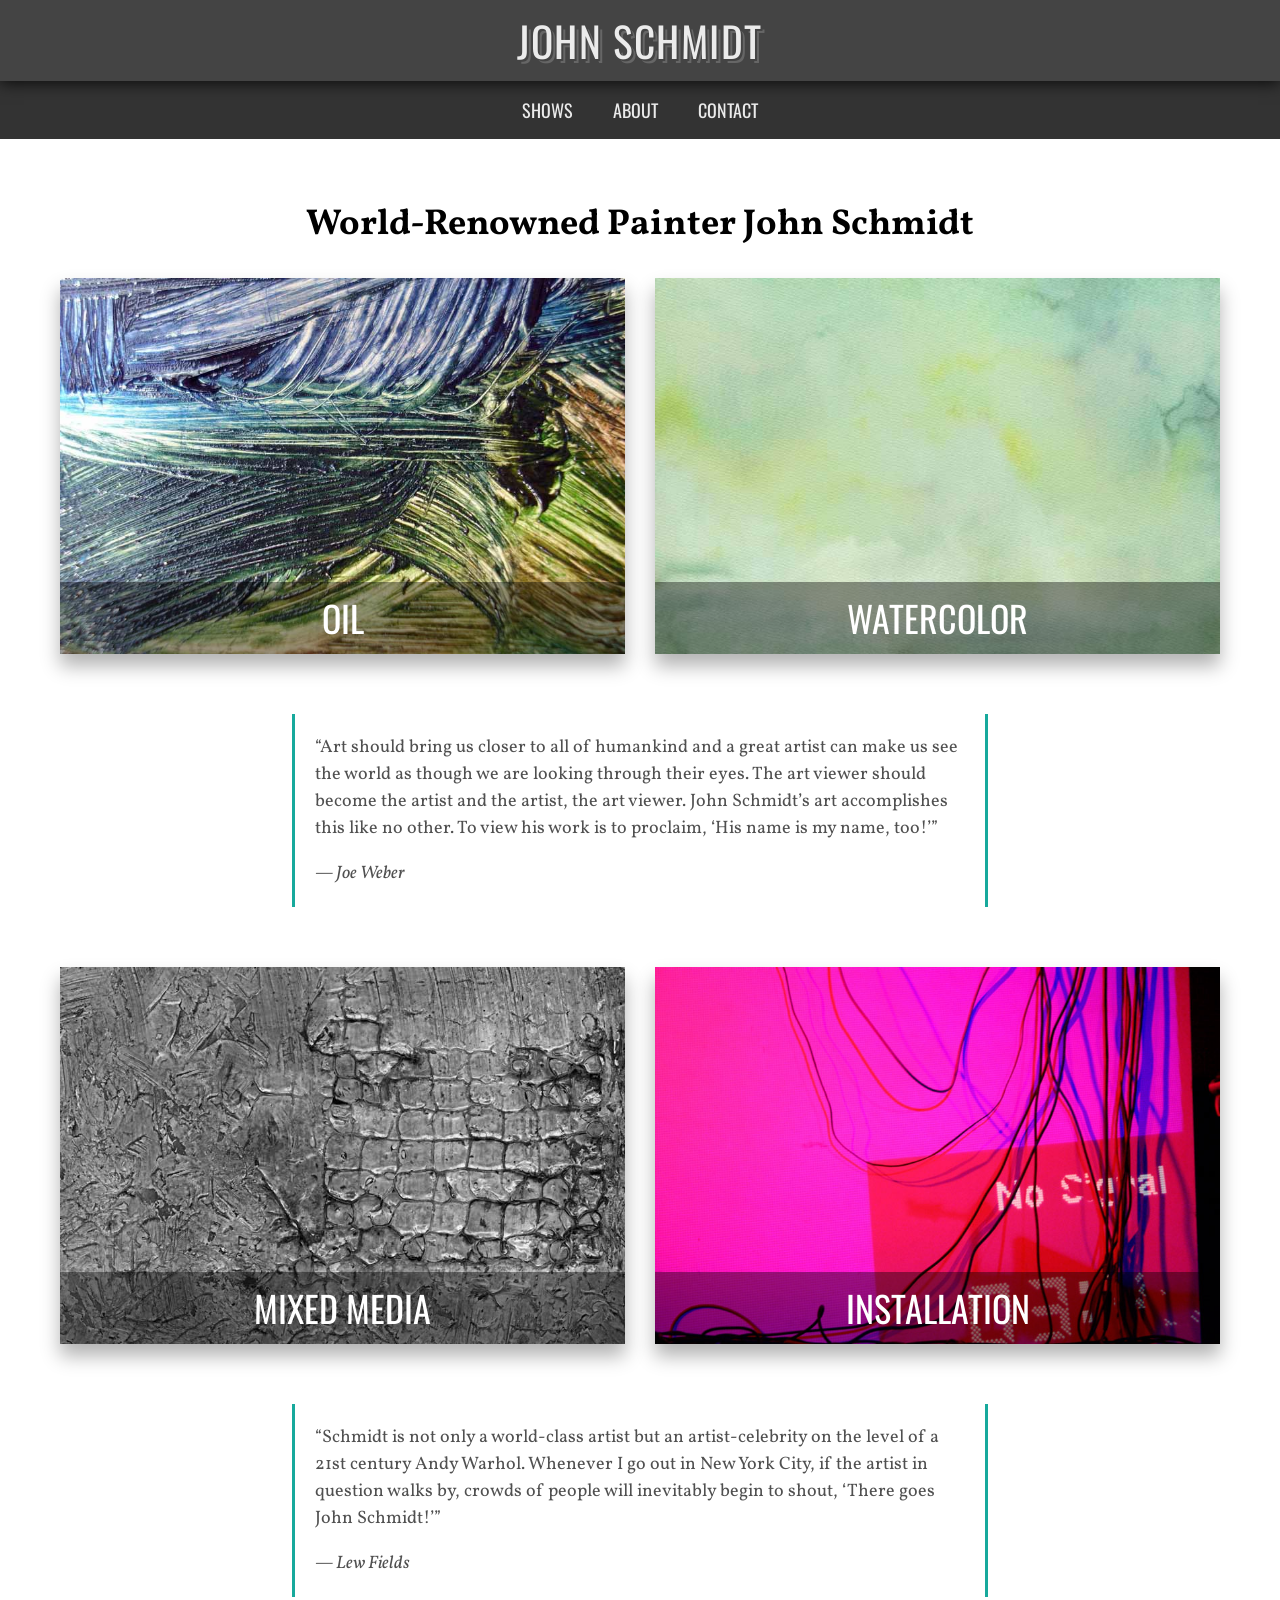
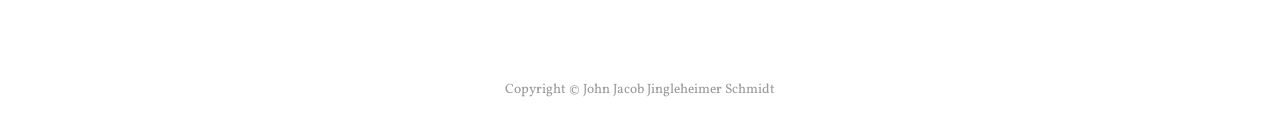
<file: Advanced HTML & CSS/Advanced-HTML-CSS-Class-WacineV_Oct'24/Artist Website Ready for Transforms/index.html>
<!DOCTYPE html>
<html lang="en">
<head>
	<meta charset="UTF-8">
	<meta name="viewport" content="width=device-width, initial-scale=1.0">
	<title>John Schmidt | World-Renowned Painter</title>
	<link rel="preconnect" href="https://fonts.googleapis.com">
	<link rel="preconnect" href="https://fonts.gstatic.com" crossorigin>
	<link href="https://fonts.googleapis.com/css2?family=Oswald:wght@200..700&family=Vollkorn:ital,wght@0,400..900;1,400..900&display=auto" rel="stylesheet">
	<link rel="stylesheet" href="css/main.css">
</head>
<body>
	<header>
		<div class="logo-wrapper"><a href="index.html">John Schmidt</a></div>
		<nav>
			<ul>
				<li><a href="#">Shows</a></li>
				<li><a href="#">About</a></li>
				<li><a href="#">Contact</a></li>
			</ul>
		</nav>
	</header>

	<main>
		<h1>World-Renowned Painter John Schmidt</h1>

		<div class="category">
			<a href="#">
				<img src="img/oil.jpg" alt="">
				<div class="description">Oil</div>
			</a>
			<a href="#">
				<img src="img/watercolor.jpg" alt="">
				<div class="description">Watercolor</div>
			</a>
		</div>

		<blockquote>
			<p>“Art should bring us closer to all of humankind and a great artist can make us see the world as though we are looking through their eyes. The art viewer should become the artist and the artist, the art viewer. John Schmidt’s art accomplishes this like no other. To view his work is to proclaim, ‘His name is my name, too!’”</p>
			<cite>— Joe Weber</cite>
		</blockquote>

		<div class="category">
			<a href="#">
				<img src="img/mixed-media.jpg" alt="">
				<div class="description">Mixed Media</div>
			</a>
			<a href="#">
				<img src="img/installation.jpg" alt="">
				<div class="description">Installation</div>
			</a>
		</div>

		<blockquote>
			<p>“Schmidt is not only a world-class artist but an artist-celebrity on the level of a 21st century Andy Warhol. Whenever I go out in New York City, if the artist in question walks by, crowds of people will inevitably begin to shout, ‘There goes John Schmidt!’”</p>
			<cite>— Lew Fields</cite>
		</blockquote>
	</main>

	<footer>
		<p>Copyright © John Jacob Jingleheimer Schmidt</p>
	</footer>
</body>
</html>
</file>
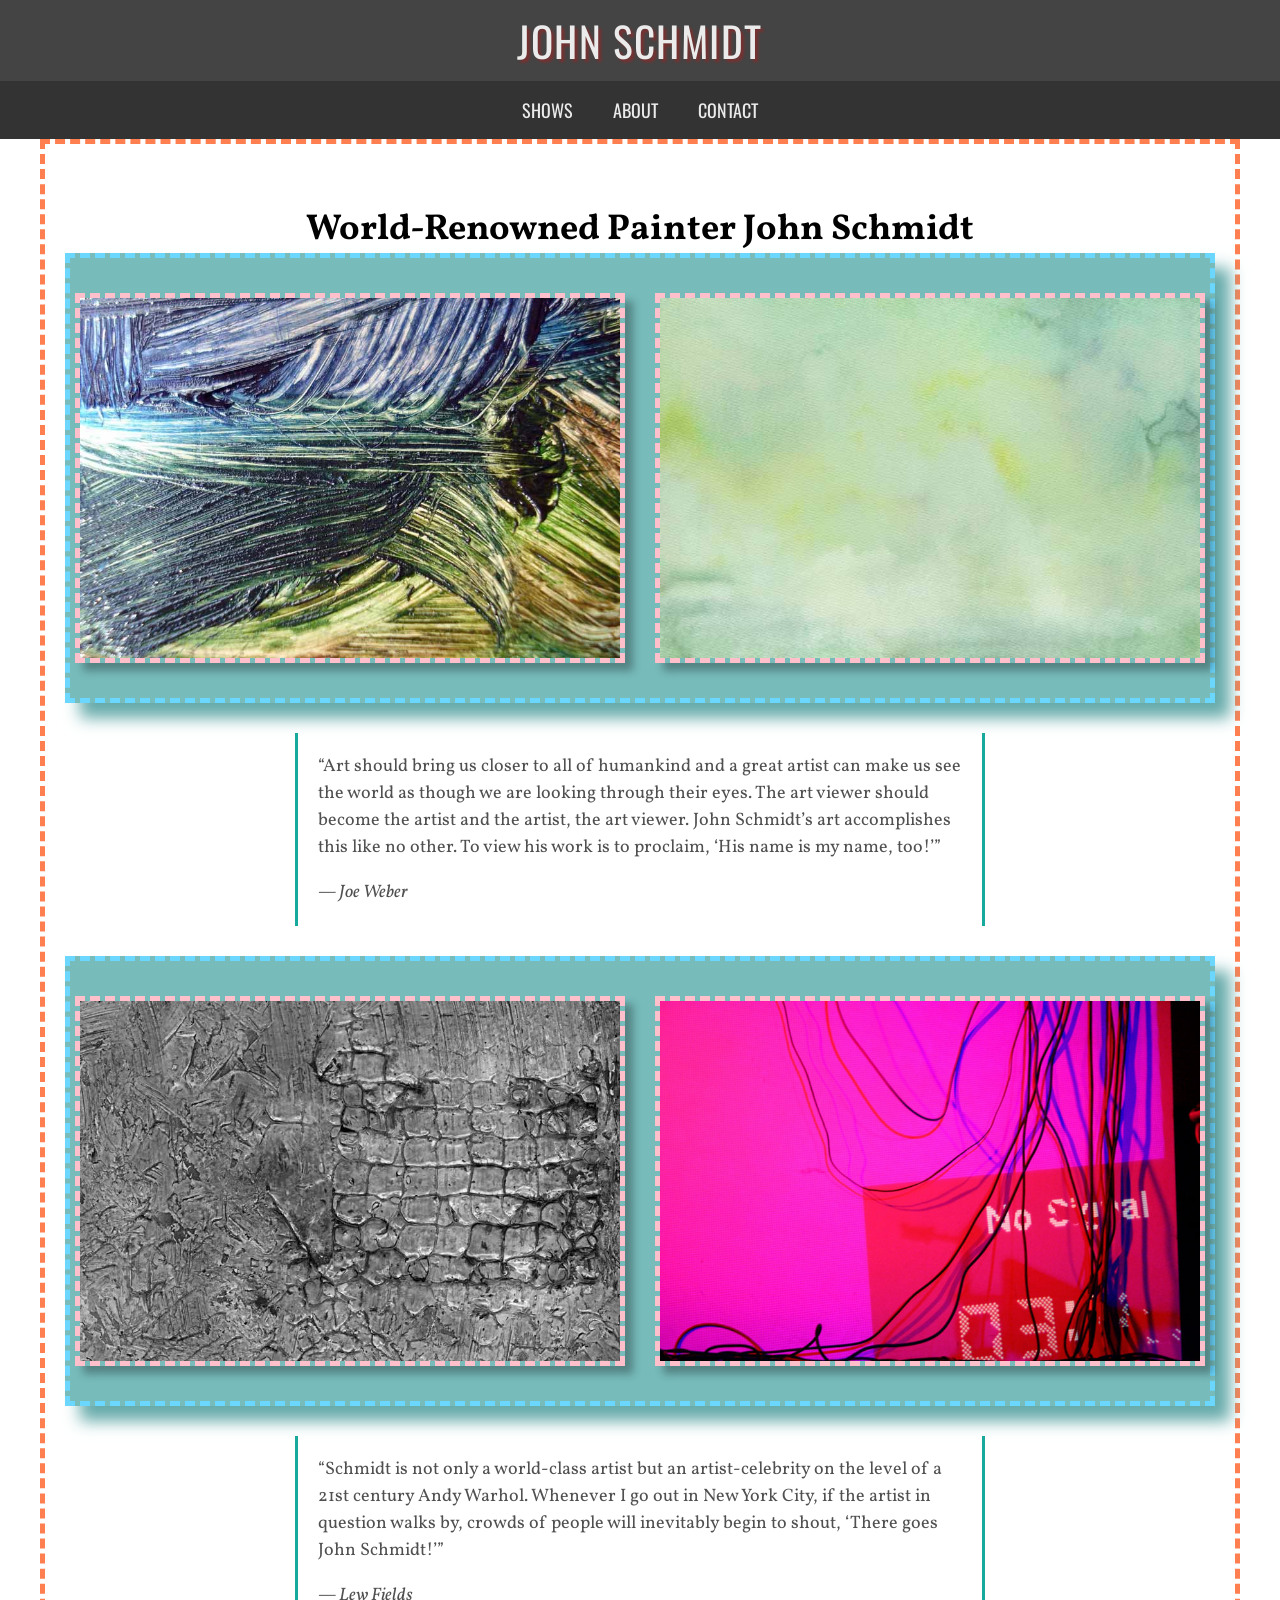
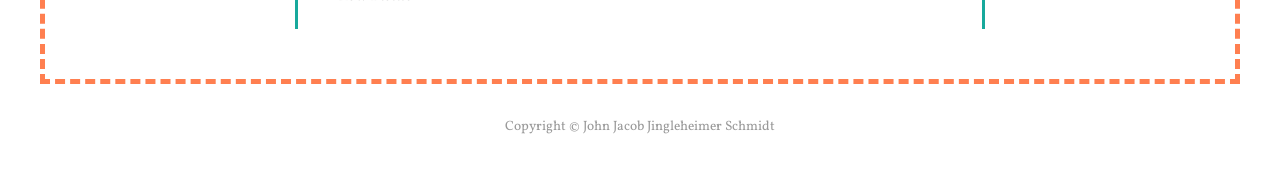
<file: Advanced HTML & CSS/Advanced-HTML-CSS-Class-WacineV_Oct'24/Artist Website/index.html>
<!DOCTYPE html>
<html lang="en">
<head>
	<meta charset="UTF-8">
	<meta name="viewport" content="width=device-width, initial-scale=1.0">
	<title>John Schmidt | World-Renowned Painter</title>
	<link rel="preconnect" href="https://fonts.googleapis.com">
	<link rel="preconnect" href="https://fonts.gstatic.com" crossorigin>
	<link href="https://fonts.googleapis.com/css2?family=Oswald:wght@200..700&family=Vollkorn:ital,wght@0,400..900;1,400..900&display=auto" rel="stylesheet">
	<link rel="stylesheet" href="css/main.css">
</head>
<body>
	<header>
		<div class="logo-wrapper"><a href="index.html">John Schmidt</a></div>
		<nav>
			<ul>
				<li><a href="#">Shows</a></li>
				<li><a href="#">About</a></li>
				<li><a href="#">Contact</a></li>
			</ul>
		</nav>
	</header>

	<main>
		<h1>World-Renowned Painter John Schmidt</h1>

		<div class="category">
			
			<a href="#"> <!--when link is '#' means back to top of page-->
				<img src="img/oil.jpg" alt="">
				<h3 class="description">Oil</h3>
			</a>
			<a href="#">
				<img src="img/watercolor.jpg" alt="">
				<h3 class="description">Watercolor</h3>
			</a>
		</div>

		<blockquote>
			<p>“Art should bring us closer to all of humankind and a great artist can make us see the world as though we are looking through their eyes. The art viewer should become the artist and the artist, the art viewer. John Schmidt’s art accomplishes this like no other. To view his work is to proclaim, ‘His name is my name, too!’”</p>
			<cite>— Joe Weber</cite>
		</blockquote>

		<div class="category">
			<a href="#">
				<img src="img/mixed-media.jpg" alt="">
				<h3 class="description">Mixed Media</h3>
			</a>
			<a href="#">
				<img src="img/installation.jpg" alt="">
				<h3 class="description">Installation</h3>
			</a>
		</div>

		<blockquote>
			<p>“Schmidt is not only a world-class artist but an artist-celebrity on the level of a 21st century Andy Warhol. Whenever I go out in New York City, if the artist in question walks by, crowds of people will inevitably begin to shout, ‘There goes John Schmidt!’”</p>
			<cite>— Lew Fields</cite>
		</blockquote>
	</main>

	<footer>
		<p>Copyright © John Jacob Jingleheimer Schmidt</p>
	</footer>
</body>
</html>
</file>
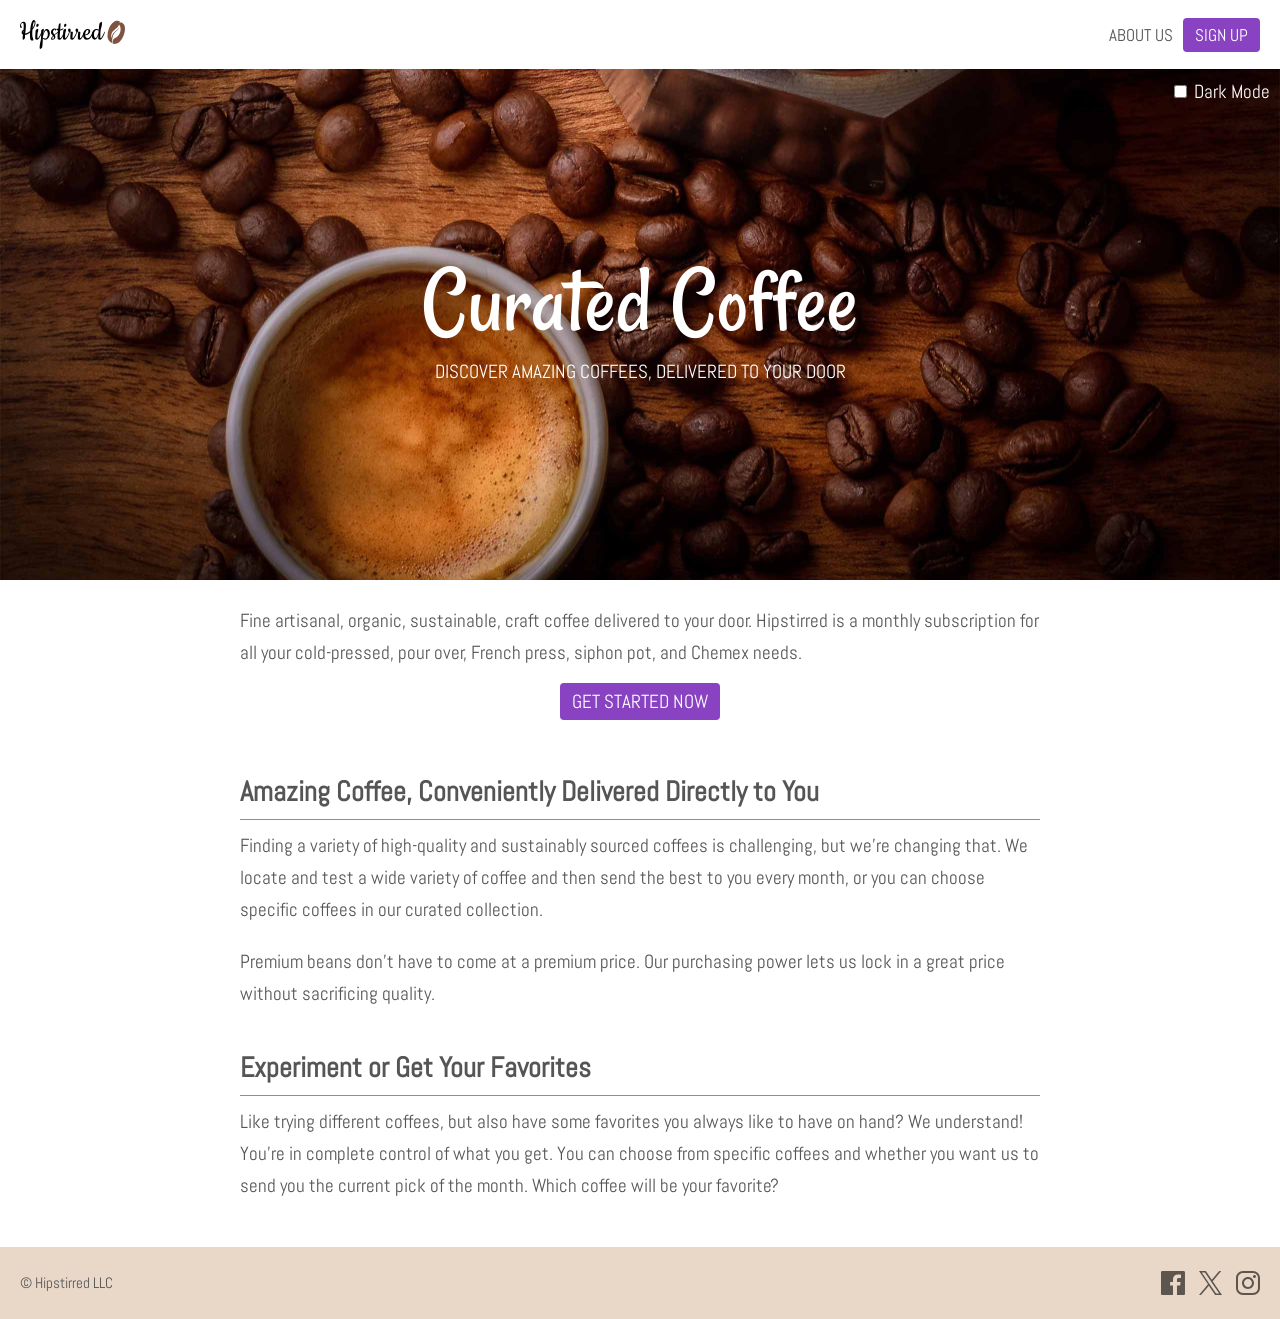
<file: Advanced HTML & CSS/Advanced-HTML-CSS-Class-WacineV_Oct'24/Light Dark Mode/index.html>
<!DOCTYPE html>
<html lang="en">
<head>
	<meta charset="UTF-8">
	<meta name="viewport" content="width=device-width, initial-scale=1.0">
	<title>Great coffee, delivered to your door - Hipstirred</title>
	<link rel="preconnect" href="https://fonts.googleapis.com">
	<link rel="preconnect" href="https://fonts.gstatic.com" crossorigin>
	<link href="https://fonts.googleapis.com/css2?family=Abel&family=Rancho&display=swap" rel="stylesheet">
	<link rel="stylesheet" href="css/main.css">
</head>

<body>

	<div class="wrapper">

		<header>

			<a href="index.html">
				<picture>
				<!--specify the logo that displays in dark mode-->
				<source srcset="img/logo-light.svg"
					media="(prefers-color-scheme: dark)">
				<img src="img/logo-dark.svg" class="logo" alt="Hipstirred">
				</picture>
			</a>
			<nav>
				<ul>
					<li><a href="about.html">About Us</a></li>
					<li><a href="signup.html" class="button">Sign Up</a></li>
				</ul>
			</nav>
		</header>

		<div class="hero">
			<div>
				<input type="checkbox" id="dark-light-cb">
				<label for="dark-light-cb" style="vertical-align: text-top;">Dark Mode</label>
			</div>
			<h1>Curated Coffee</h1>
			<p>Discover amazing coffees, delivered to your door</p>
		</div>

		<main>
			<p>Fine artisanal, organic, sustainable, craft coffee delivered to your door. Hipstirred is a monthly subscription for all your cold-pressed, pour over, French press, siphon pot, and Chemex needs.</p>

			<div class="call-to-action">
				<a href="signup.html" class="button">Get Started Now</a>
			</div>
			
			<h2>Amazing Coffee, Conveniently Delivered Directly to You</h2>

			<p>Finding a variety of high-quality and sustainably sourced coffees is challenging, but we’re changing that. We locate and test a wide variety of coffee and then send the best to you every month, or you can choose specific coffees in our curated collection.
			</p>
			<p>Premium beans don’t have to come at a premium price. Our purchasing power lets us lock in a great price without sacrificing quality.
				
			</p>
			
			<h2>Experiment or Get Your Favorites</h2>

			<p>Like trying different coffees, but also have some favorites you always like to have on hand? We understand! You’re in complete control of what you get. You can choose from specific coffees and whether you want us to send you the current pick of the month. Which coffee will be your favorite?

			</p>
		</main>
	</div>

	<footer>
		<div class="wrapper">
			<p>© Hipstirred LLC</p>
			<div class="social">
				<a href="https://www.facebook.com">
					<img src="img/social-icons/facebook.svg" width="24" height="24" alt="Facebook">
				</a>
				<a href="https://x.com">
					<img src="img/social-icons/x.svg" width="23" height="24" alt="X">
				</a>
				<a href="https://www.instagram.com">
					<img src="img/social-icons/instagram.svg" width="24" height="24" alt="Instagram">
				</a>
			</div>
		</div>
	</footer>
</body>
</html>
</file>
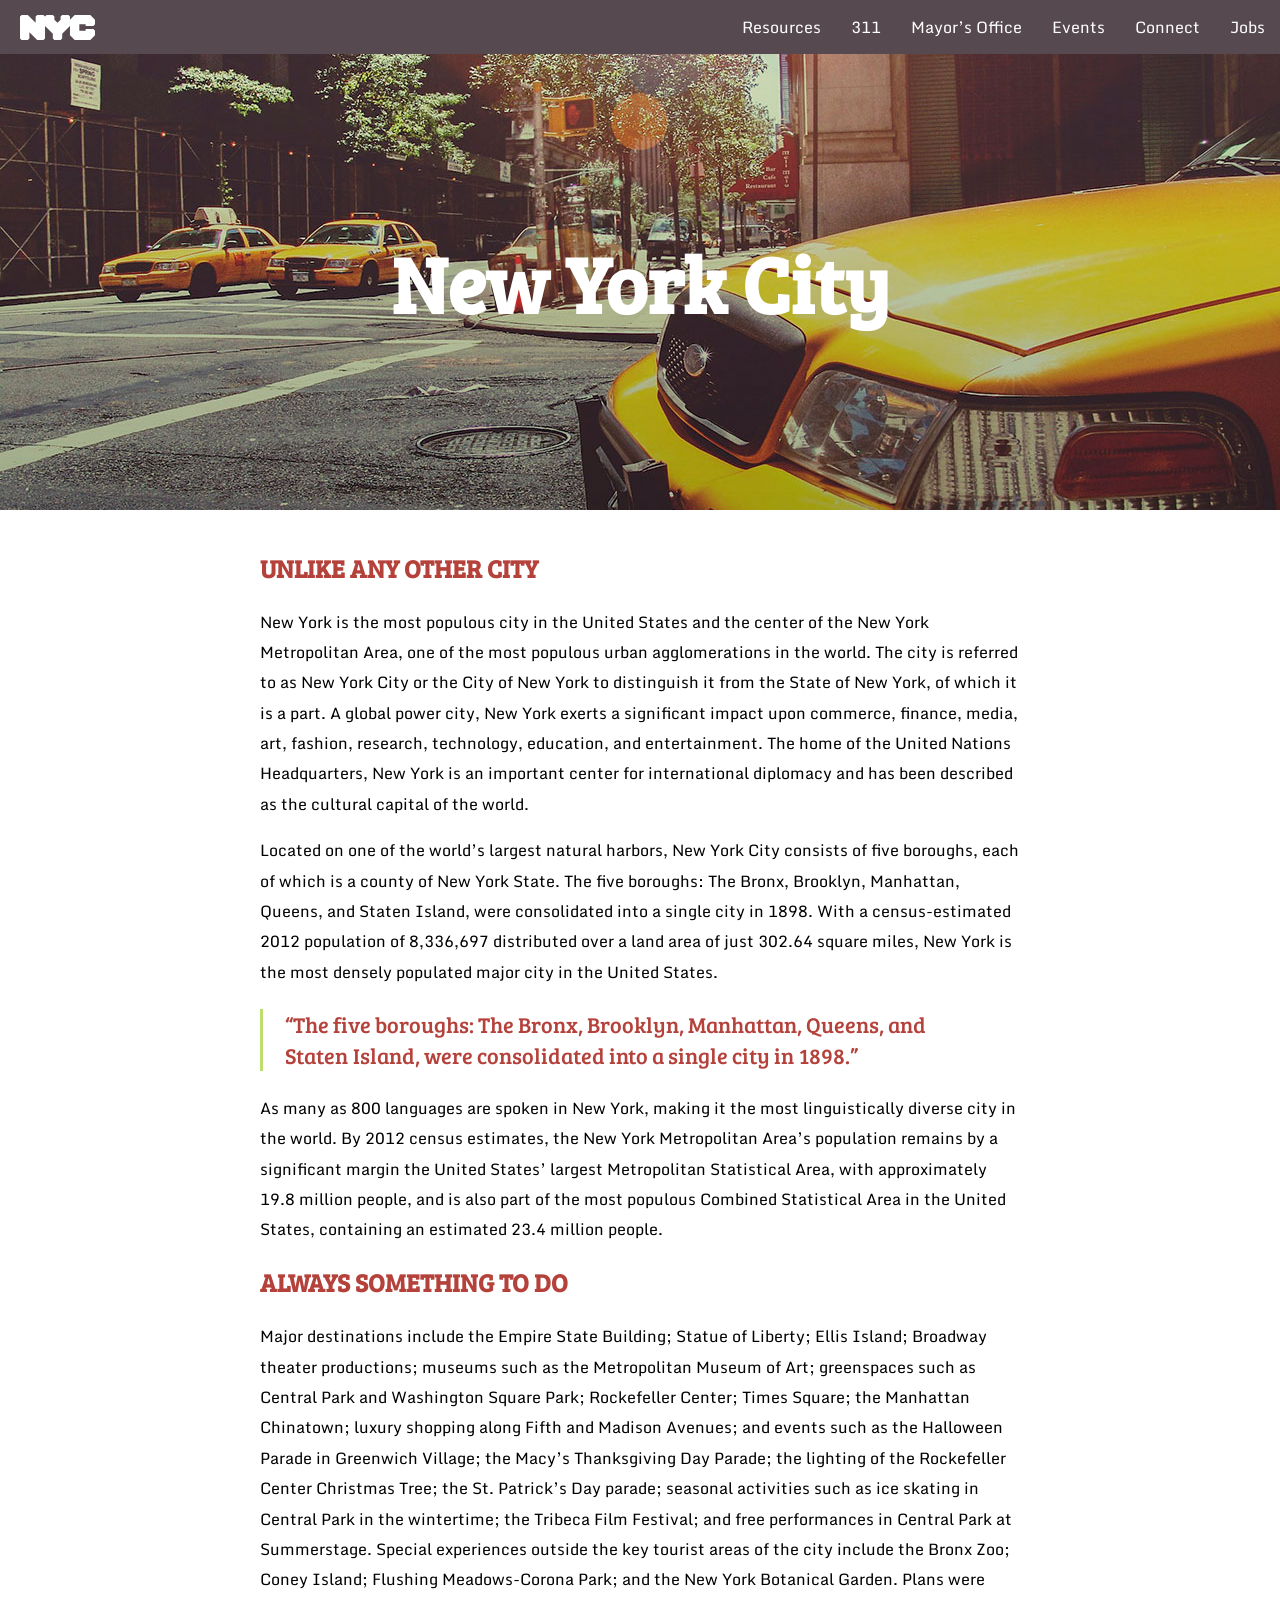
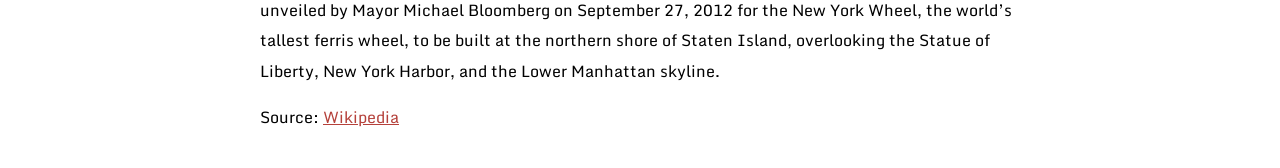
<file: Advanced HTML & CSS/Advanced-HTML-CSS-Class-WacineV_Oct'24/Off-Screen Nav/index.html>
<!DOCTYPE html>
<html lang="en">
<head>
	<meta charset="UTF-8">
	<meta name="viewport" content="width=device-width, initial-scale=1.0">
	<title>New York City: A Global Power City</title>
	<link rel="preconnect" href="https://fonts.googleapis.com">
	<link rel="preconnect" href="https://fonts.gstatic.com" crossorigin>
	<link href="https://fonts.googleapis.com/css2?family=Bree+Serif&family=Monda:wght@400..700&display=auto" rel="stylesheet">
	<link rel="stylesheet" href="css/main.css">
</head>
<body>

	<input type="checkbox" id="nav-checkbox">
	<label for="nav-checkbox" class="menu-button"> 
		<img src="img/menu-icon.svg" alt="burger menu icon">
	</label>

	<img src="img/nyc-logo.svg" class="nyc-logo" alt="NYC Logo">
	<nav>
		<ul>
			<li><a href="#">Resources</a></li>
			<li><a href="#">311</a></li>
			<li><a href="#">Mayor’s Office</a></li>
			<li><a href="#">Events</a></li>
			<li><a href="#">Connect</a></li>
			<li><a href="#">Jobs</a></li>
		</ul>
	</nav>
	
	<h1>New York City</h1>
	
	<main>
		<h2>Unlike Any Other City</h2>
		
		<p>New York is the most populous city in the United States and the center of the New York Metropolitan Area, one of the most populous urban agglomerations in the world. The city is referred to as New York City or the City of New York to distinguish it from the State of New York, of which it is a part. A global power city, New York exerts a significant impact upon commerce, finance, media, art, fashion, research, technology, education, and entertainment. The home of the United Nations Headquarters, New York is an important center for international diplomacy and has been described as the cultural capital of the world.</p>
		
		<p>Located on one of the world’s largest natural harbors, New York City consists of five boroughs, each of which is a county of New York State. The five boroughs: The Bronx, Brooklyn, Manhattan, Queens, and Staten Island, were consolidated into a single city in 1898. With a census-estimated 2012 population of 8,336,697 distributed over a land area of just 302.64 square miles, New York is the most densely populated major city in the United States.</p>
		
		<p class="pull-quote">“The five boroughs: The Bronx, Brooklyn, Manhattan, Queens, and Staten Island, were consolidated into a single city in 1898.”</p>
		
		<p>As many as 800 languages are spoken in New York, making it the most linguistically diverse city in the world. By 2012 census estimates, the New York Metropolitan Area’s population remains by a significant margin the United States’ largest Metropolitan Statistical Area, with approximately 19.8 million people, and is also part of the most populous Combined Statistical Area in the United States, containing an estimated 23.4 million people.</p>
		
		
		<h2>Always Something to Do</h2>
		
		<p>Major destinations include the Empire State Building; Statue of Liberty; Ellis Island; Broadway theater productions; museums such as the Metropolitan Museum of Art; greenspaces such as Central Park and Washington Square Park; Rockefeller Center; Times Square; the Manhattan Chinatown; luxury shopping along Fifth and Madison Avenues; and events such as the Halloween Parade in Greenwich Village; the Macy’s Thanksgiving Day Parade; the lighting of the Rockefeller Center Christmas Tree; the St. Patrick’s Day parade; seasonal activities such as ice skating in Central Park in the wintertime; the Tribeca Film Festival; and free performances in Central Park at Summerstage. Special experiences outside the key tourist areas of the city include the Bronx Zoo; Coney Island; Flushing Meadows-Corona Park; and the New York Botanical Garden. Plans were unveiled by Mayor Michael Bloomberg on September 27, 2012 for the New York Wheel, the world’s tallest ferris wheel, to be built at the northern shore of Staten Island, overlooking the Statue of Liberty, New York Harbor, and the Lower Manhattan skyline.</p>

		<p>Source: <a href="http://en.wikipedia.org/wiki/New_York_City">Wikipedia</a></p>
	</main>
</body>
</html>
</file>
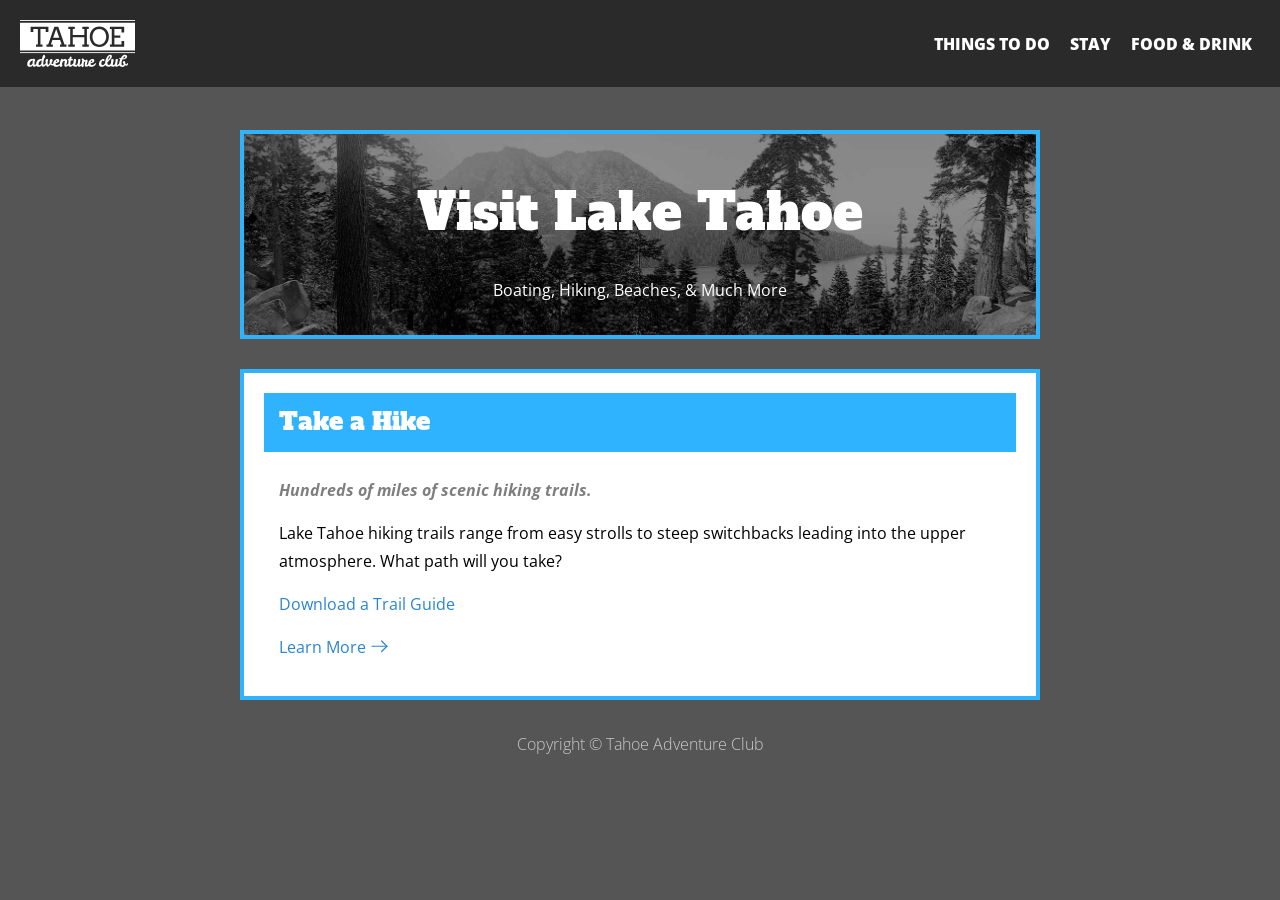
<file: Advanced HTML & CSS/Advanced-HTML-CSS-Class-WacineV_Oct'24/Tahoe Gradients/index.html>
<!DOCTYPE html>
<html lang="en">
<head>
	<meta charset="UTF-8">
	<meta name="viewport" content="width=device-width, initial-scale=1.0, viewport-fit=cover">
	<title>Things to do in Lake Tahoe - Tahoe Adventure Club</title>
	<link rel="preconnect" href="https://fonts.googleapis.com">
	<link rel="preconnect" href="https://fonts.gstatic.com" crossorigin>
	<link href="https://fonts.googleapis.com/css2?family=Alfa+Slab+One&family=Open+Sans:ital,wght@0,300..800;1,300..800&display=swap" rel="stylesheet">
	<link rel="stylesheet" href="css/main.css">
</head>
<body>
	<nav>
		<a href="index.html"><img src="img/tahoe-logo-white.svg" alt="Tahoe Adventure Club"></a>
		<ul>
			<li><a href="things-to-do.html">Things To Do</a></li>
			<li><a href="places-to-stay.html">Stay</a></li>
			<li><a href="food-drink.html">Food & Drink</a></li>
		</ul>
	</nav>

	<header>
		<h1>Visit Lake Tahoe</h1>
		<p>Boating, Hiking, Beaches, & Much More</p>
	</header>

	<main>
		<section>
			<h3>Take a Hike</h3>
			<p>Hundreds of miles of scenic hiking trails.</p>
			<p>Lake Tahoe hiking trails range from easy strolls to steep switchbacks leading into the upper atmosphere. What path will you take?</p>
			<p><a href="downloads/trail-guide.pdf" target="_blank">Download a Trail Guide</a></p>
			<p><a href="#" class="button-secondary">Learn More<svg class="arrow" xmlns="http://www.w3.org/2000/svg" width="17.34" height="12.5" viewBox="0 0 17.34 12.5"><polyline class="tip" points="10.67 1 15.92 6.25 10.67 11.5" fill="none" stroke="#000" stroke-linecap="round" stroke-miterlimit="10" stroke-width="2"/><line class="line" x1="15.92" y1="6.25" x2="1" y2="6.25" fill="none" stroke="#000" stroke-linecap="round" stroke-miterlimit="10" stroke-width="2"/></svg></a></p>
		</section>
	</main>

	<footer>
		Copyright © Tahoe Adventure Club
	</footer>
</body>
</html>
</file>
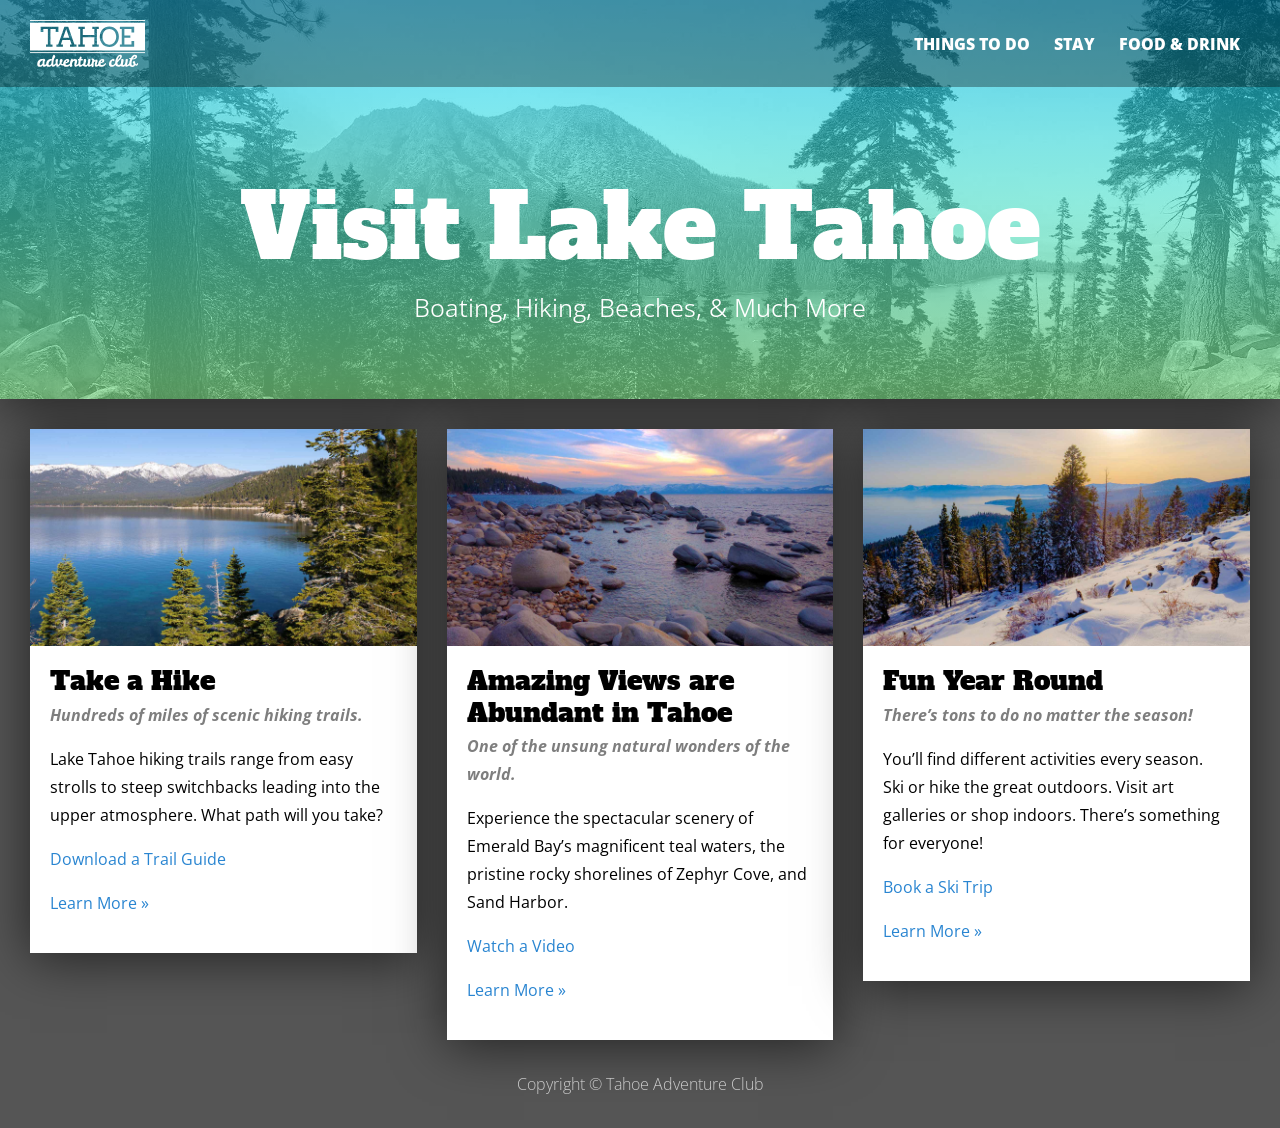
<file: Advanced HTML & CSS/Advanced-HTML-CSS-Class-WacineV_Oct'24/Tahoe New Design Ready for Attribute Selectors/index.html>
<!DOCTYPE html>
<html lang="en">
<head>
	<meta charset="UTF-8">
	<meta name="viewport" content="width=device-width, initial-scale=1.0">
	<title>Things to do in Lake Tahoe - Tahoe Adventure Club</title>
	<link rel="preconnect" href="https://fonts.googleapis.com">
	<link rel="preconnect" href="https://fonts.gstatic.com" crossorigin>
	<link href="https://fonts.googleapis.com/css2?family=Alfa+Slab+One&family=Open+Sans:ital,wght@0,300..800;1,300..800&display=swap" rel="stylesheet">
	<link rel="stylesheet" href="css/main.css">
</head>
<body>
	<header>
		<nav>
			<a href="index.html" class="logo"><img src="img/tahoe-logo-white.svg" alt="Tahoe Adventure Club"></a>
			<ul>
				<li><a href="things-to-do.html">Things To Do</a></li>
				<li><a href="places-to-stay.html">Stay</a></li>
				<li><a href="food-drink.html">Food & Drink</a></li>
			</ul>
		</nav>
		<div class="masthead">
			<h1>Visit Lake Tahoe</h1>
			<p>Boating, Hiking, Beaches, & Much More</p>
		</div>
	</header>

	<main>
		<section>
			<img src="img/take-a-hike.jpg" alt="Tahoe trails">
			<div class="text-wrapper">
				<h2>Take a Hike</h2>
				<p>Hundreds of miles of scenic hiking trails.</p>
				<p>Lake Tahoe hiking trails range from easy strolls to steep switchbacks leading into the upper atmosphere. What path will you take?</p>
				<p><a href="downloads/trail-guide.pdf" target="_blank">Download a Trail Guide</a></p>
				<p><a href="hikes.html" class="button-secondary">Learn More</a></p>
			</div>
		</section>

		<section>
			<img src="img/amazing-views.jpg" alt="Tahoe sunset">
			<div class="text-wrapper">
				<h2>Amazing Views are Abundant in Tahoe</h2>
				<p>One of the unsung natural wonders of the world.</p>
				<p>Experience the spectacular scenery of Emerald Bay’s magnificent teal waters, the pristine rocky shorelines of Zephyr Cove, and Sand Harbor.</p>
				<p><a href="https://www.youtube.com/watch?v=4ZLZh3ZWdgI" target="_blank">Watch a Video</a></p>
				<p><a href="#" class="button-secondary">Learn More</a></p>
			</div>
		</section>

		<section>
			<img src="img/fun-year-round.jpg" alt="Tahoe in winter">
			<div class="text-wrapper">
				<h2>Fun Year Round</h2>
				<p>There’s tons to do no matter the season!</p>
				<p>You’ll find different activities every season. Ski or hike the great outdoors. Visit art galleries or shop indoors. There’s something for everyone!</p>
				<p><a href="https://www.skilaketahoe.com" target="_blank">Book a Ski Trip</a></p>
				<p><a href="#" class="button-secondary">Learn More</a></p>
			</div>
		</section>
	</main>

	<footer>
		Copyright © Tahoe Adventure Club
	</footer>
</body>
</html>
</file>
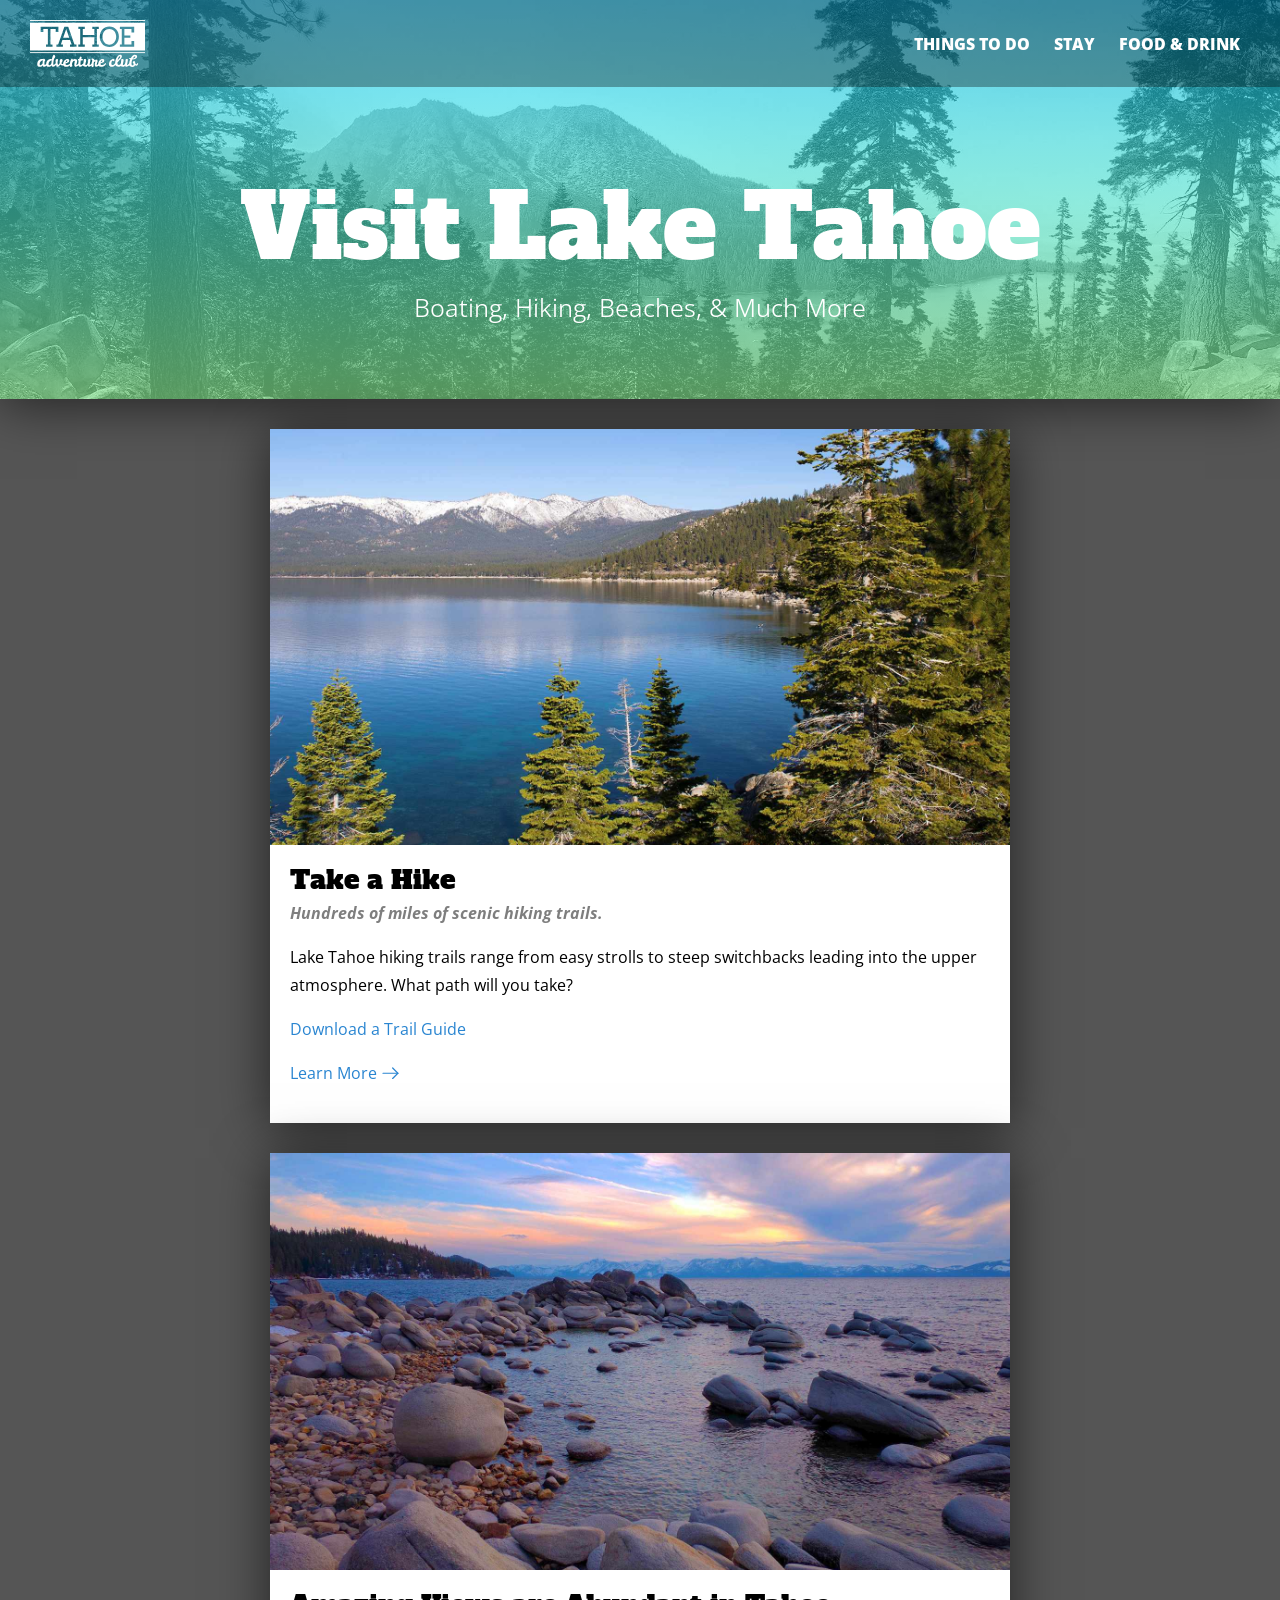
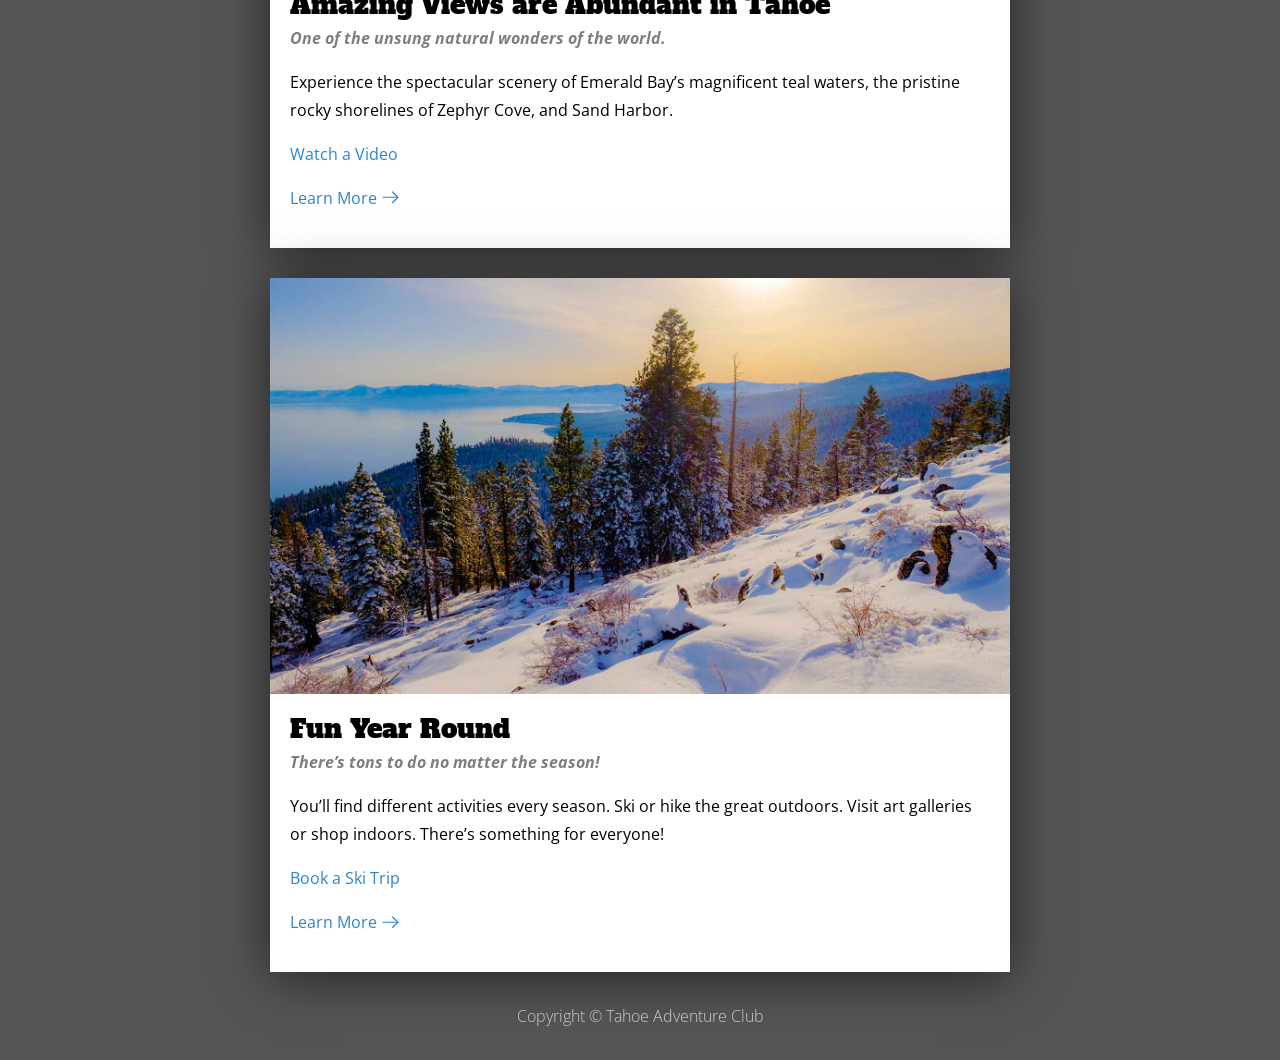
<file: Advanced HTML & CSS/Advanced-HTML-CSS-Class-WacineV_Oct'24/Tahoe New Design Ready for Columns/index.html>
<!DOCTYPE html>
<html lang="en">
<head>
	<meta charset="UTF-8">
	<meta name="viewport" content="width=device-width, initial-scale=1.0">
	<title>Things to do in Lake Tahoe - Tahoe Adventure Club</title>
	<link rel="preconnect" href="https://fonts.googleapis.com">
	<link rel="preconnect" href="https://fonts.gstatic.com" crossorigin>
	<link href="https://fonts.googleapis.com/css2?family=Alfa+Slab+One&family=Open+Sans:ital,wght@0,300..800;1,300..800&display=swap" rel="stylesheet">
	<link rel="stylesheet" href="css/main.css">
</head>
<body>
	<header>
		<nav>
			<a href="index.html" class="logo"><img src="img/tahoe-logo-white.svg" alt="Tahoe Adventure Club"></a>
			<ul>
				<li><a href="things-to-do.html">Things To Do</a></li>
				<li><a href="places-to-stay.html">Stay</a></li>
				<li><a href="food-drink.html">Food & Drink</a></li>
			</ul>
		</nav>
		<div class="masthead">
			<h1>Visit Lake Tahoe</h1>
			<p>Boating, Hiking, Beaches, & Much More</p>
		</div>
	</header>

	<main>
		<section>
			<img src="img/take-a-hike.jpg" alt="Tahoe trails">
			<div class="text-wrapper">
				<h2>Take a Hike</h2>
				<p>Hundreds of miles of scenic hiking trails.</p>
				<p>Lake Tahoe hiking trails range from easy strolls to steep switchbacks leading into the upper atmosphere. What path will you take?</p>
				<p><a href="downloads/trail-guide.pdf" target="_blank">Download a Trail Guide</a></p>
				<p><a href="hikes.html" class="button-secondary">Learn More<svg class="arrow" xmlns="http://www.w3.org/2000/svg" width="17.34" height="12.5" viewBox="0 0 17.34 12.5"><polyline class="tip" points="10.67 1 15.92 6.25 10.67 11.5" fill="none" stroke="#000" stroke-linecap="round" stroke-miterlimit="10" stroke-width="2"/><line class="line" x1="15.92" y1="6.25" x2="1" y2="6.25" fill="none" stroke="#000" stroke-linecap="round" stroke-miterlimit="10" stroke-width="2"/></svg></a></p>
			</div>
		</section>

		<section>
			<img src="img/amazing-views.jpg" alt="Tahoe sunset">
			<div class="text-wrapper">
				<h2>Amazing Views are Abundant in Tahoe</h2>
				<p>One of the unsung natural wonders of the world.</p>
				<p>Experience the spectacular scenery of Emerald Bay’s magnificent teal waters, the pristine rocky shorelines of Zephyr Cove, and Sand Harbor.</p>
				<p><a href="https://www.youtube.com/watch?v=4ZLZh3ZWdgI" target="_blank">Watch a Video</a></p>
				<p><a href="#" class="button-secondary">Learn More<svg class="arrow" xmlns="http://www.w3.org/2000/svg" width="17.34" height="12.5" viewBox="0 0 17.34 12.5"><polyline class="tip" points="10.67 1 15.92 6.25 10.67 11.5" fill="none" stroke="#000" stroke-linecap="round" stroke-miterlimit="10" stroke-width="2"/><line class="line" x1="15.92" y1="6.25" x2="1" y2="6.25" fill="none" stroke="#000" stroke-linecap="round" stroke-miterlimit="10" stroke-width="2"/></svg></a></p>
			</div>
		</section>

		<section>
			<img src="img/fun-year-round.jpg" alt="Tahoe in winter">
			<div class="text-wrapper">
				<h2>Fun Year Round</h2>
				<p>There’s tons to do no matter the season!</p>
				<p>You’ll find different activities every season. Ski or hike the great outdoors. Visit art galleries or shop indoors. There’s something for everyone!</p>
				<p><a href="https://www.skilaketahoe.com" target="_blank">Book a Ski Trip</a></p>
				<p><a href="#" class="button-secondary">Learn More<svg class="arrow" xmlns="http://www.w3.org/2000/svg" width="17.34" height="12.5" viewBox="0 0 17.34 12.5"><polyline class="tip" points="10.67 1 15.92 6.25 10.67 11.5" fill="none" stroke="#000" stroke-linecap="round" stroke-miterlimit="10" stroke-width="2"/><line class="line" x1="15.92" y1="6.25" x2="1" y2="6.25" fill="none" stroke="#000" stroke-linecap="round" stroke-miterlimit="10" stroke-width="2"/></svg></a></p>
			</div>
		</section>
	</main>

	<footer>
		Copyright © Tahoe Adventure Club
	</footer>
</body>
</html>
</file>
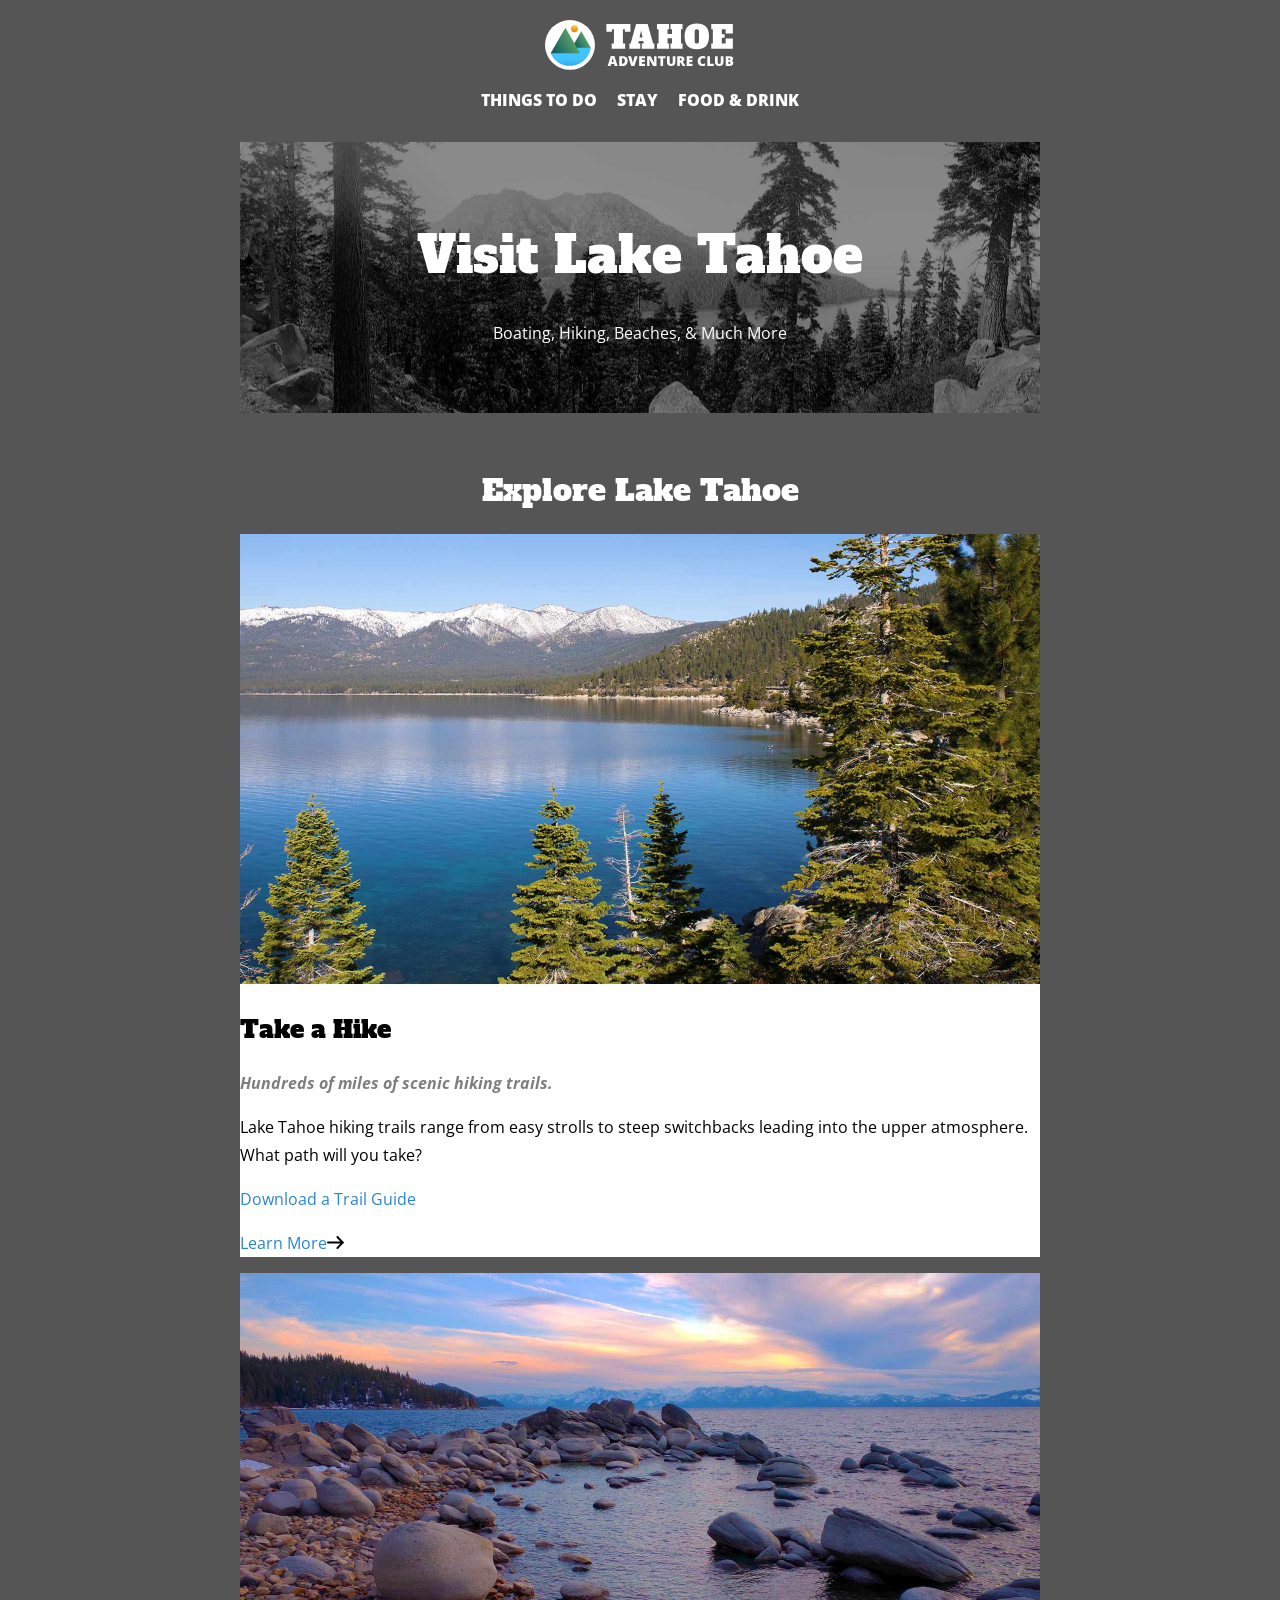
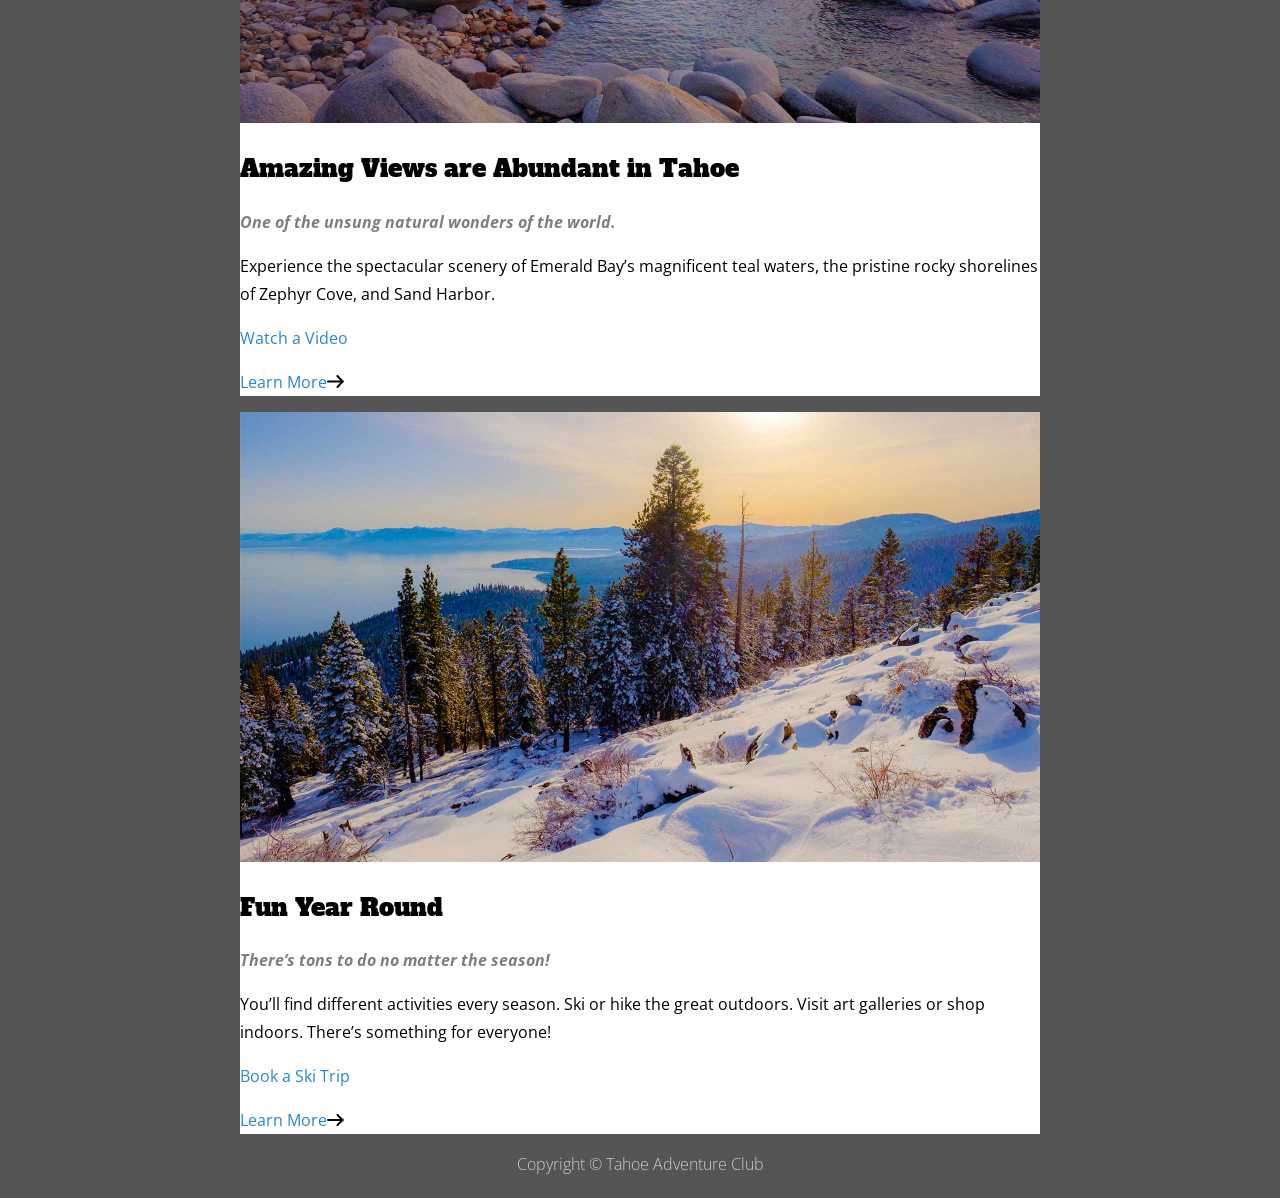
<file: Advanced HTML & CSS/Advanced-HTML-CSS-Class-WacineV_Oct'24/Tahoe Ready for Box Model/index.html>
<!DOCTYPE html>
<html lang="en">
<head>
	<meta charset="UTF-8">
	<meta name="viewport" content="width=device-width, initial-scale=1.0">
	<title>Things to do in Lake Tahoe - Tahoe Adventure Club</title>
	<link rel="preconnect" href="https://fonts.googleapis.com">
	<link rel="preconnect" href="https://fonts.gstatic.com" crossorigin>
	<link href="https://fonts.googleapis.com/css2?family=Alfa+Slab+One&family=Open+Sans:ital,wght@0,300..800;1,300..800&display=swap" rel="stylesheet">
	<link rel="stylesheet" href="css/main.css">
</head>
<body>
	<nav>
		<a href="index.html"><img src="img/tahoe-logo.svg" alt="Tahoe Adventure Club"></a>
		<ul>
			<li><a href="things-to-do.html">Things To Do</a></li>
			<li><a href="places-to-stay.html">Stay</a></li>
			<li><a href="food-drink.html">Food & Drink</a></li>
		</ul>
	</nav>

	<header>
		<h1>Visit Lake Tahoe</h1>
		<p>Boating, Hiking, Beaches, & Much More</p>
	</header>

	<main>
		<h2>Explore Lake Tahoe</h2>
		<section>
			<img src="img/take-a-hike.jpg" alt="Tahoe trails">
			<h3>Take a Hike</h3>
			<p>Hundreds of miles of scenic hiking trails.</p>
			<p>Lake Tahoe hiking trails range from easy strolls to steep switchbacks leading into the upper atmosphere. What path will you take?</p>
			<p><a href="downloads/trail-guide.pdf" target="_blank">Download a Trail Guide</a></p>
			<p><a href="#">Learn More<img src="img/arrow.svg" alt=""></a></p>
		</section>

		<section>
			<img src="img/amazing-views.jpg" alt="Tahoe sunset">
			<h3>Amazing Views are Abundant in Tahoe</h3>
			<p>One of the unsung natural wonders of the world.</p>
			<p>Experience the spectacular scenery of Emerald Bay’s magnificent teal waters, the pristine rocky shorelines of Zephyr Cove, and Sand Harbor.</p>
			<p><a href="https://www.youtube.com/watch?v=4ZLZh3ZWdgI" target="_blank">Watch a Video</a></p>
			<p><a href="#">Learn More<img src="img/arrow.svg" alt=""></a></p>
		</section>

		<section>
			<img src="img/fun-year-round.jpg" alt="Tahoe in winter">
			<h3>Fun Year Round</h3>
			<p>There’s tons to do no matter the season!</p>
			<p>You’ll find different activities every season. Ski or hike the great outdoors. Visit art galleries or shop indoors. There’s something for everyone!</p>
			<p><a href="https://www.skilaketahoe.com" target="_blank">Book a Ski Trip</a></p>
			<p><a href="#">Learn More<img src="img/arrow.svg" alt=""></a></p>
		</section>
	</main>

	<footer>
		Copyright © Tahoe Adventure Club
	</footer>
</body>
</html>
</file>
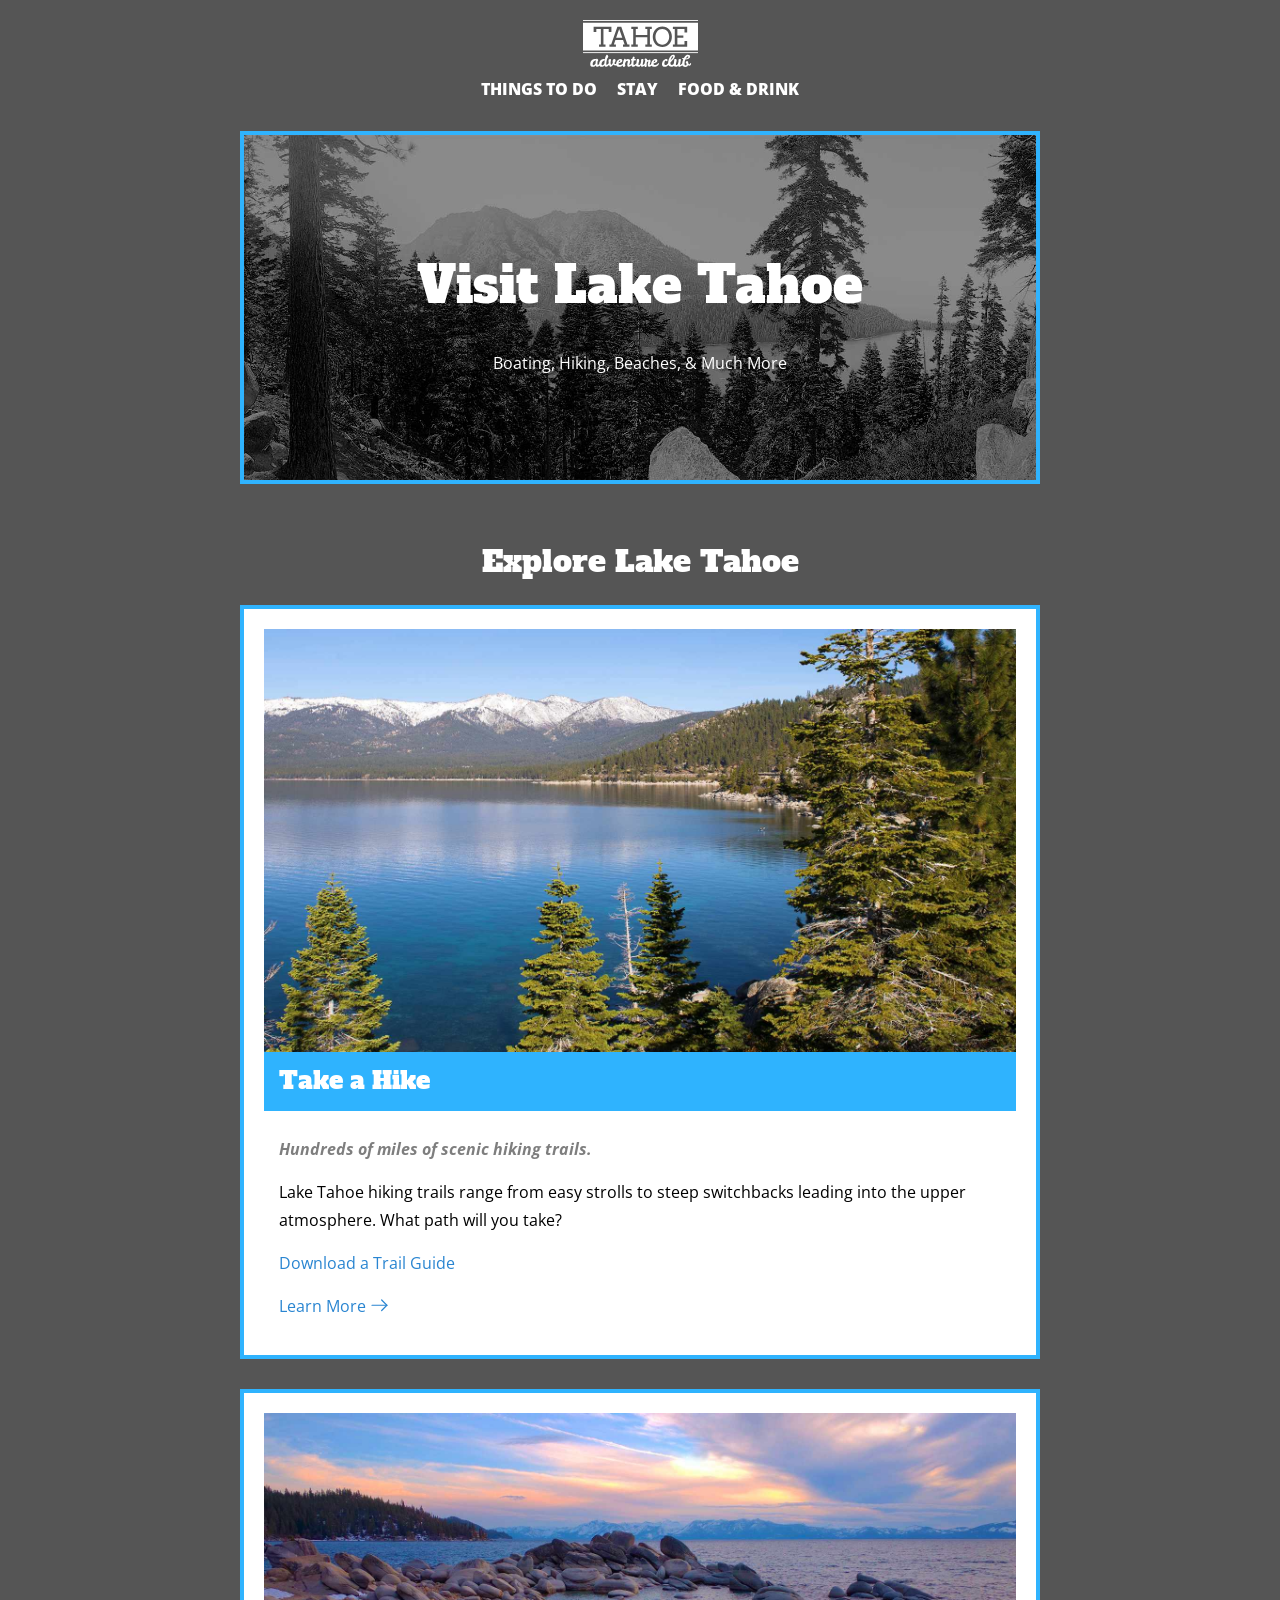
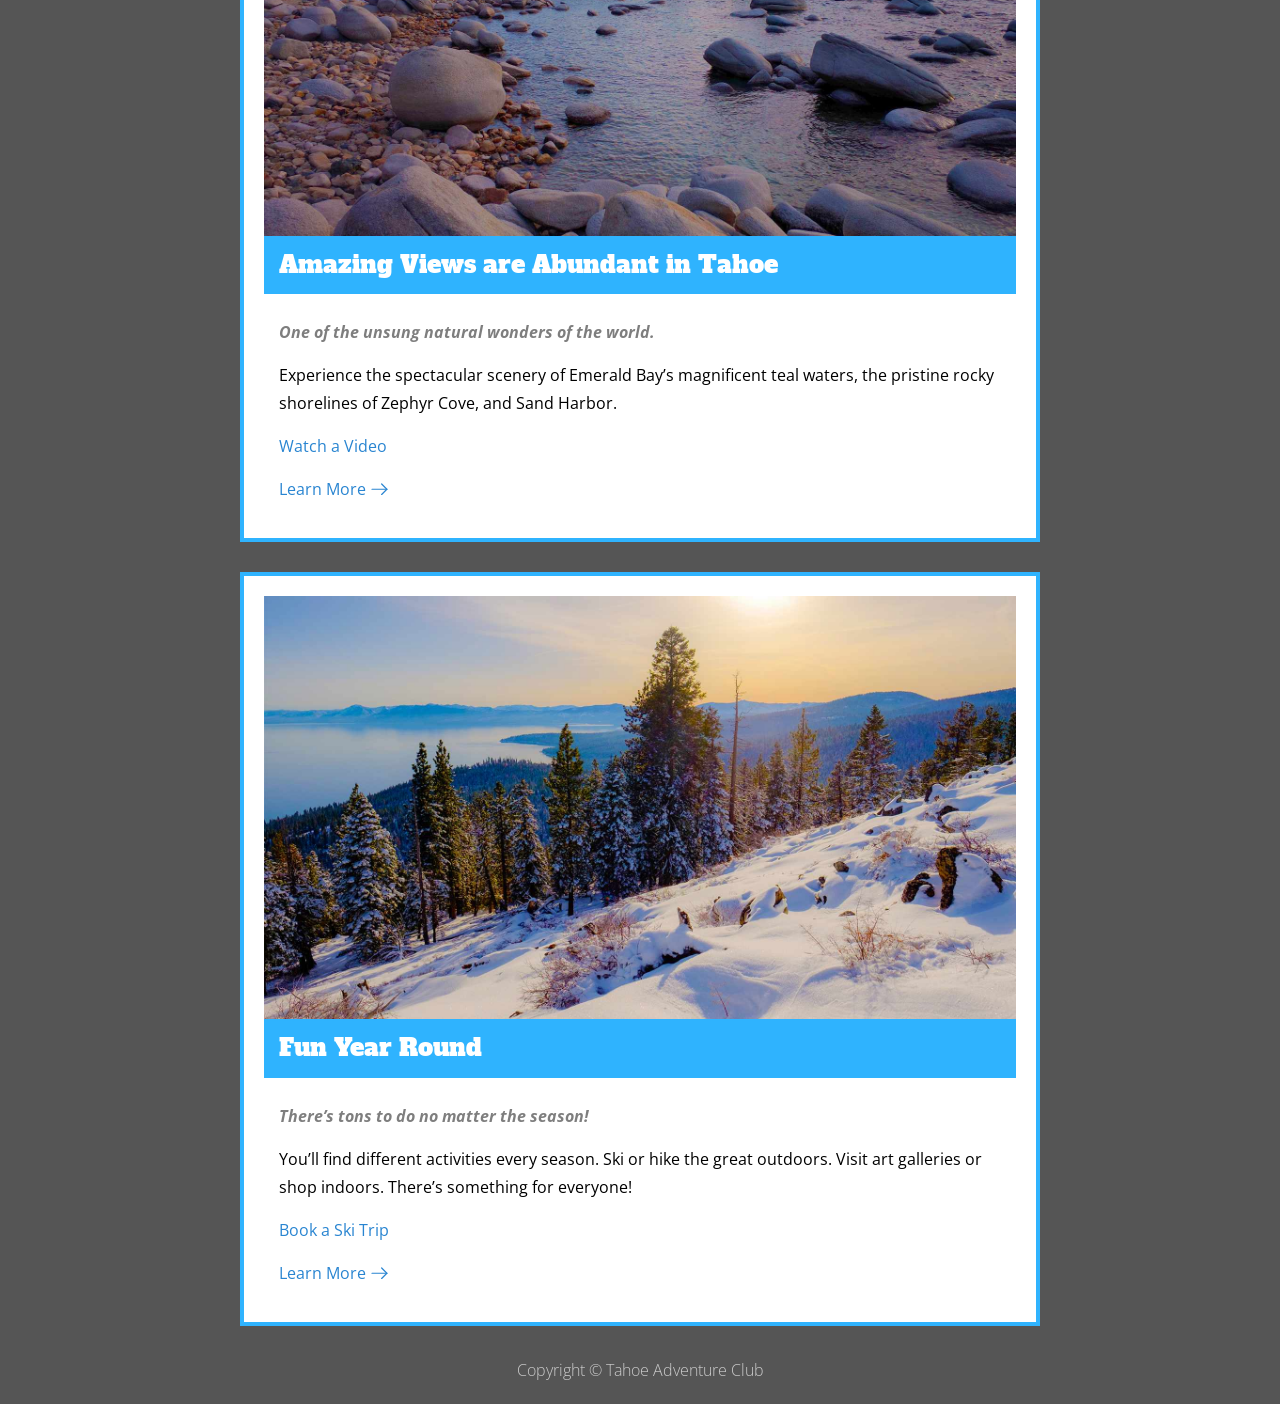
<file: Advanced HTML & CSS/Advanced-HTML-CSS-Class-WacineV_Oct'24/Tahoe Ready for Fixed Navbar/index.html>
<!DOCTYPE html>
<html lang="en">
<head>
	<meta charset="UTF-8">
	<meta name="viewport" content="width=device-width, initial-scale=1.0">
	<title>Things to do in Lake Tahoe - Tahoe Adventure Club</title>
	<link rel="preconnect" href="https://fonts.googleapis.com">
	<link rel="preconnect" href="https://fonts.gstatic.com" crossorigin>
	<link href="https://fonts.googleapis.com/css2?family=Alfa+Slab+One&family=Open+Sans:ital,wght@0,300..800;1,300..800&display=swap" rel="stylesheet">
	<link rel="stylesheet" href="css/main.css">
</head>
<body>
	<nav>
		<a href="index.html"><img src="img/tahoe-logo-white.svg" alt="Tahoe Adventure Club"></a>
		<ul>
			<li><a href="things-to-do.html">Things To Do</a></li>
			<li><a href="places-to-stay.html">Stay</a></li>
			<li><a href="food-drink.html">Food & Drink</a></li>
		</ul>
	</nav>

	<header>
		<h1>Visit Lake Tahoe</h1>
		<p>Boating, Hiking, Beaches, & Much More</p>
	</header>

	<main>
		<h2>Explore Lake Tahoe</h2>
		<section>
			<img src="img/take-a-hike.jpg" alt="Tahoe trails">
			<h3>Take a Hike</h3>
			<p>Hundreds of miles of scenic hiking trails.</p>
			<p>Lake Tahoe hiking trails range from easy strolls to steep switchbacks leading into the upper atmosphere. What path will you take?</p>
			<p><a href="downloads/trail-guide.pdf" target="_blank">Download a Trail Guide</a></p>
			<p><a href="#" class="button-secondary">Learn More<svg class="arrow" xmlns="http://www.w3.org/2000/svg" width="17.34" height="12.5" viewBox="0 0 17.34 12.5"><polyline class="tip" points="10.67 1 15.92 6.25 10.67 11.5" fill="none" stroke="#000" stroke-linecap="round" stroke-miterlimit="10" stroke-width="2"/><line class="line" x1="15.92" y1="6.25" x2="1" y2="6.25" fill="none" stroke="#000" stroke-linecap="round" stroke-miterlimit="10" stroke-width="2"/></svg></a></p>
		</section>

		<section>
			<img src="img/amazing-views.jpg" alt="Tahoe sunset">
			<h3>Amazing Views are Abundant in Tahoe</h3>
			<p>One of the unsung natural wonders of the world.</p>
			<p>Experience the spectacular scenery of Emerald Bay’s magnificent teal waters, the pristine rocky shorelines of Zephyr Cove, and Sand Harbor.</p>
			<p><a href="https://www.youtube.com/watch?v=4ZLZh3ZWdgI" target="_blank">Watch a Video</a></p>
			<p><a href="#" class="button-secondary">Learn More<svg class="arrow" xmlns="http://www.w3.org/2000/svg" width="17.34" height="12.5" viewBox="0 0 17.34 12.5"><polyline class="tip" points="10.67 1 15.92 6.25 10.67 11.5" fill="none" stroke="#000" stroke-linecap="round" stroke-miterlimit="10" stroke-width="2"/><line class="line" x1="15.92" y1="6.25" x2="1" y2="6.25" fill="none" stroke="#000" stroke-linecap="round" stroke-miterlimit="10" stroke-width="2"/></svg></a></p>
		</section>

		<section>
			<img src="img/fun-year-round.jpg" alt="Tahoe in winter">
			<h3>Fun Year Round</h3>
			<p>There’s tons to do no matter the season!</p>
			<p>You’ll find different activities every season. Ski or hike the great outdoors. Visit art galleries or shop indoors. There’s something for everyone!</p>
			<p><a href="https://www.skilaketahoe.com" target="_blank">Book a Ski Trip</a></p>
			<p><a href="#" class="button-secondary">Learn More<svg class="arrow" xmlns="http://www.w3.org/2000/svg" width="17.34" height="12.5" viewBox="0 0 17.34 12.5"><polyline class="tip" points="10.67 1 15.92 6.25 10.67 11.5" fill="none" stroke="#000" stroke-linecap="round" stroke-miterlimit="10" stroke-width="2"/><line class="line" x1="15.92" y1="6.25" x2="1" y2="6.25" fill="none" stroke="#000" stroke-linecap="round" stroke-miterlimit="10" stroke-width="2"/></svg></a></p>
		</section>
	</main>

	<footer>
		Copyright © Tahoe Adventure Club
	</footer>
</body>
</html>
</file>
<file: Advanced HTML & CSS/Advanced-HTML-CSS-Class-WacineV_Oct'24/Artist Website Ready for Transforms/css/main.css>
*, *::before, *::after {
	box-sizing: border-box;
}
:root {
	--font-primary: Vollkorn, serif; 
	--font-secondary: Oswald, sans-serif;
}
html {
	font-family: var(--font-primary);
	font-size: 1.125rem;
	line-height: 1.5;

	-moz-text-size-adjust: 100%;
	-webkit-text-size-adjust: 100%;
	text-size-adjust: 100%;
}
body {
	margin: 0;
}
img, svg {
	max-width: 100%;
	vertical-align: bottom;
}
h1 {
	text-align: center;
	margin-top: 1.5rem;
	margin-bottom: 0;
	line-height: 1.2;
}
header {
	text-align: center;
	line-height: 1;
}
header a {
	font-family: var(--font-secondary);
	color: #ebebeb;
	display: block;
	text-decoration: none;
	text-transform: uppercase;
	transition: all .3s;
}
header a:hover, 
header a:focus {
	color: #17a99c;
}
.logo-wrapper {
	background: #444;
	box-shadow: 0 2px 15px rgba(0,0,0, .8);
	position: relative;
	font-size: 2.3rem;
	letter-spacing: 0.08rem;
	font-weight: 400;
	margin: 0;
	padding: 20px;
}
.logo-wrapper a {
	text-shadow: 2px 2px 0 #444, 4px 4px 0 #666;
}
.logo-wrapper a:hover,
.logo-wrapper a:focus {
	text-shadow: -2px 2px 0 #444, -4px 4px 0 #666;
}
nav {
	background: #333;
}
nav ul {
	list-style-type: none;
	margin: 0;
	padding: 0;
	display: inline-flex;
}
nav a {
	padding: 20px;
}
main {
	padding: 20px;
	margin: 0 auto;
	max-width: 1200px;
}
.category a {
	box-shadow: 0 12px 18px rgba(0,0,0, .3);
	margin: 30px 0;
	display: block;
	text-decoration: none;
	position: relative;
}
.category .description {
	text-align: center;
	text-transform: uppercase;
	font-family: var(--font-secondary);
	font-size: 2rem;
	line-height: 4rem;
	color: #fff;
	background: rgba(0,0,0, .4);
	position: absolute;
	bottom: 0;
	left: 0;
	right: 0;
	transition: all 300ms cubic-bezier(0.190, 1.000, 0.220, 1.000);
}
.category a:hover .description,
.category a:focus .description {
	line-height: 6rem;
}
blockquote {
	border-left: solid 3px #17a99c;
	border-right: solid 3px #17a99c;
	color: #505050;
	margin: 20px;
	padding: 20px;
}
blockquote p {
	margin-top: 0;
}
footer {
	color: #999;
	font-size: .75rem;
	text-align: center;
	padding: 20px;
}

@media (min-width: 750px) {
	h1 {
		margin-top: 2.5rem;
	}
	.category {
		display: flex;
		gap: 30px;
	}
	blockquote {
		margin: 30px auto;
		width: 60%;
	}
}
</file>
<file: Advanced HTML & CSS/Advanced-HTML-CSS-Class-WacineV_Oct'24/Artist Website/css/main.css>
*, *::before, *::after {
	box-sizing: border-box;
}
:root {
	--font-primary: Vollkorn, serif; 
	--font-secondary: Oswald, sans-serif;
}
html {
	font-family: var(--font-primary);
	font-size: 1.125rem; /*16 x 1.125 = 18px*/
	line-height: 1.5; /*1.5 x 18px = 27px*/

	-moz-text-size-adjust: 100%;
	-webkit-text-size-adjust: 100%;
	text-size-adjust: 100%;
}
body {
	margin: 0;
}
img, svg {
	max-width: 100%;
	vertical-align: bottom;
}
h1 {
	text-align: center;
	margin-top: 1.5rem;
	margin-bottom: 0;
	line-height: 1.2;
}
header {
	text-align: center;
	line-height: 1;
}
header a {
	font-family: var(--font-secondary);
	color: #ebebeb;
	display: block;
	text-decoration: none;
	text-transform: uppercase;
}
header a:hover, 
header a:focus {
	color: #17a99c;
}
.logo-wrapper {
	background: #444;
	font-size: 2.3rem;
	letter-spacing: 0.08rem;
	font-weight: 400;
	margin: 0;
	padding: 20px;
	/* box-shadow: 0px 2px 15px #fa0000cc; */
}
.logo-wrapper a { /*target the a in the tag*/
	text-shadow: 3px 3px 3px #f900004d;
}

.logo-wrapper a:hover { 
	text-shadow: -3px 3px 3px #aaa;
}
nav {
	background: #333;
	transition: all 0.3 ease-in-out;
}
nav ul {
	display: flex;
	justify-content: center;
	list-style-type: none;
	margin: 0;
	padding: 0;
	
}
nav a {
	padding: 20px;
}
main {
	border: 5px dashed coral;
	padding: 20px;
	margin: 0 auto;
	max-width: 1200px;/* main cant get wider than 1200px*/
}
.category{
	border: 5px dashed #6bd7ff;
	padding: 5px;
	box-shadow: 15px 15px 15px #6aa;
	
}
.category a { /*set a tag to position relative so that its absolutly positioned contents can be moved around inside the a tag, which is a surronding box*/ 
	position: relative;
	margin: 30px 0;
	display: block;
	text-decoration: none;
	box-shadow: 8px 8px 8px #0000004d;
	border: 5px dashed pink;
}
/*target the h3 in its a tag wrapper when the h3 is hovered over with mouse*/
.category a:hover h3,
.category a:focus h3 {
	/* line-height: 6rem; */
	padding: 1.5rem;
	letter-spacing: 3px;
	transform: rotate(2deg);
	font-size: 2.2rem;
	opacity: 1;
}

nav a:hover , 
nav a:focus{
	transform: translateY(-5px);
}
/* .category .description  */
h3 {
	position: absolute;
	bottom: 0;
	left: 0;
	right: 0;
	text-align: center;
	text-transform: uppercase;
	font-family: var(--font-secondary);
	font-size: .2rem;
	line-height: 4rem;
	color: #fff;
	background: rgba(0,0,0, .4);
	margin: 0;
	padding: 0;
	font-weight: normal;
	opacity: 0;
	transition: padding 0.5s ease;
}
blockquote {
	border-left: solid 3px #17a99c;
	border-right: solid 3px #17a99c;
	color: #505050;
	margin: 20px;
	padding: 20px;
}
blockquote p {
	margin-top: 0;
}
footer {
	color: #999;
	font-size: .75rem;
	text-align: center;
	padding: 20px;
}

/* media query for desktop laptop (not-mobile) */
@media (min-width: 750px) {
	h1 {
		margin-top: 2.5rem;
	}
	.category {
		display: flex;
		gap: 30px;
		background-color: #7bb;
	}
	blockquote {
		margin: 30px auto;
		width: 60%;
	}
}
</file>
<file: Advanced HTML & CSS/Advanced-HTML-CSS-Class-WacineV_Oct'24/Light Dark Mode/css/main.css>
*, *::before, *::after {
	box-sizing: border-box;
}
html {
	-moz-text-size-adjust: 100%;
	-webkit-text-size-adjust: 100%;
	text-size-adjust: 100%;
}
:root {
	--font-primary: "Abel", sans-serif;
	--font-secondary: "Rancho", sans-serif;
	--text-color-primary: #555;
	--background-color-primary: #fff;
	--background-color-subtle: #e9d8c8;
}
body {
	font-family: var(--font-primary);
	font-size: 19px;
	color: var(--text-color-primary);
	background: var(--background-color-primary);
	margin: 0;
}
img {
	max-width: 100%;
	vertical-align: bottom;
}
h1 {
	font-family: var(--font-secondary);
	font-size: 95px;
	line-height: 85px;
	font-weight: 400;
	margin-top: 0;
	margin-bottom: 10px;
}
h2 {
	font-size: 28px;
	border-bottom: 1px solid #d17e32;
	padding-bottom: 10px;
	margin-top: 40px;
	margin-bottom: 10px;
}
p {
	line-height: 32px;
	margin-top: 0;
	margin-bottom: 20px;
}
.wrapper {
	max-width: 1280px;
	margin: auto;
}
.button {
	background-color: #8842c2;
	color: #fff;
	padding-top: 6px;
	padding-bottom: 6px;
	padding-right: 12px;
	padding-left: 12px;
	border-radius: 4px;
	text-transform: uppercase;
	text-decoration: none;
}
.call-to-action {
	text-align: center;
	margin-bottom: 60px;
}
header {
	display: flex;
	justify-content: flex-end;
	align-items: center;
	padding: 20px;
	/* border: 5px dashed coral; */
}
.logo {
	
	width: 105px;
	/* border: 5px dashed lime; */
	padding: 0;
	margin: 0;
}
nav {
	margin-left: auto;
	/* border: 5px dashed pink; */
	/* padding: 6px; */
}
nav ul {
	display: flex;
	justify-content: flex-end;
	align-items: center;
	margin: 0;
	padding: 0;
	/* border: 5px dashed aqua; */
}
nav li {
	list-style-type: none;
	/* justify-content: flex-start; */
	/* align-items: flex-start; */
	margin-left: 10px;
	/* border: 5px dashed rgb(255, 0, 0); */
}
nav a {
	color: var(--text-color-primary);
	text-decoration: none;
	font-size: 17px;
	text-transform: uppercase;
}

.hero {
	position: relative;
	text-align: center;
	padding: 15%;
	color: #fff;
	background-color: #520;
	background-image: url(../img/hero.jpg);
	background-position: center 75%;
	background-size: cover;
}

.hero div{
	position: absolute; 
	top:10px;
	right:10px;
}

#dark-light-cb:checked {
	--text-color-primary: #ddd;
	--background-color-primary: #26150d;
	--background-color-subtle: #4c3125;
}

.hero p {
	text-transform: uppercase;
	margin: 0;
}
main {
	max-width: 850px;
	padding: 25px;
	margin: auto;
}
footer {
	background-color: var(--background-color-subtle);
	padding: 20px;
}
footer .wrapper {
	display: flex;
	align-items: center;
}
footer p {
	margin: 0;
	font-size: 15px;
}
.social {
	margin-left: auto;
}
.social a {
	text-decoration: none;
	margin-left: 10px;
	opacity: .6;
}

/* if prefers-color-scheme is set to dark in the Browser Inspector Styles Paintbrush, this media query styles will be used */
@media (prefers-color-scheme: dark) {
	:root {
		--text-color-primary: #ddd;
		--background-color-primary: #26150d;
		--background-color-subtle: #4c3125;
	}

	.hero {
		border: 1px solid var(--background-color-subtle);
	}


}
</file>
<file: Advanced HTML & CSS/Advanced-HTML-CSS-Class-WacineV_Oct'24/Off-Screen Nav/css/main.css>
*, *::before, *::after {
	box-sizing: border-box;
}
html {
	-moz-text-size-adjust: 100%;
	-webkit-text-size-adjust: 100%;
	text-size-adjust: 100%;
}
body {
	font-family: "Monda", sans-serif;
	line-height: 1.5;
	margin: 0;
}
img, svg {
	max-width: 100%;
	vertical-align: bottom;
}
h1, h2 {
	font-family: "Bree Serif", serif;
}
h1 {
	font-size: 5rem;
	line-height: .9;
	color: #fff;
	background: #483a40 url(../img/cab.jpg) center / cover;
	text-align: center;
	margin: 0;
	padding: 15%;
}
h2 {
	color: #b5413b;
	font-size: 1.5625rem;
	line-height: 1.4;
	text-transform: uppercase;
}
p {
	line-height: 1.9;
}
a {
	color: #b5413b;
}
a:hover {
	color: #fc3a53;
}
main {
	max-width: 50em;
	padding: 20px;
	margin: auto;
}
nav {
	background-color: rgba(72,58,64, .92);
}
nav ul {
	display: flex;
	justify-content: flex-end;
	list-style-type: none;
	padding: 0;
	margin: 0;
}
nav li a {
	display: block;
	padding: 15px;
	color: white;
	text-decoration: none;
}
nav li a:hover {
	background-color: rgba(0,0,0, .5);
}
.nyc-logo {
	width: 75px;
	position: absolute;
	top: 15px;
	left: 20px;
}
.pull-quote {
	font-family: "Bree Serif", serif;
	border-left: 3px solid #bedd6e;
	padding-left: 1em;
	color: #b5413b;
	font-size: 22px;
	line-height: 1.4;
	margin-top: 1em;
	margin-bottom: 1em;
}

#nav-checkbox{
	position: absolute;
	left: 50%;
	top: -50px;
}
/* position the burger btn at upper right of page */
.menu-button{ /*postion burger button at upper right of page*/
	position: absolute;
	/* top: 5px; */
	right: 10px;
	padding: 5px;
	/* show menu burger btn only on mobile */
	opacity: 0;
}

/* Media Query for mobile layout */
@media (max-width: 700px) {
	nav {
		position: fixed;
		left: -12em;
		z-index: 5; /*  z-index can only be used with position*/
		width: 12em; /*16px x 12 = 192*/
		height: 100%; /* % is of the parent element */
		overflow-y: auto; /*generate scroll bar if needed*/
		/* instruct the nav to animate if any of its properties change */
		transition: left 0.5s ease;
		
	}
	/* show menu burger btn only on mobile  */
	.menu-button{
		opacity: 1;
		cursor: pointer;
	}

	/* when checked box is checked, target the nav, move nav to left 0; nav has transition set to take 0.5 secondsfor move to complete  */
	#nav-checkbox:checked ~ nav{
		left: 0;
	}

	nav ul{ /*turn off the flex which is making the nav li items horizontal; go back to vertical block stack, which is default*/
		flex-direction: column;
	}

	
}
</file>
<file: Advanced HTML & CSS/Advanced-HTML-CSS-Class-WacineV_Oct'24/Tahoe Gradients/css/main.css>
* {
	box-sizing: border-box;
}
html {
	-moz-text-size-adjust: 100%;
	-webkit-text-size-adjust: 100%;
	text-size-adjust: 100%;
}
body {
	background: #555;
	margin: 20px;
	font-family: "Open Sans", sans-serif;
	line-height: 1.75;
	padding:
		env(safe-area-inset-top)
		env(safe-area-inset-right)
		env(safe-area-inset-bottom)
		env(safe-area-inset-left)
	;
}
img {
	max-width: 100%;
	vertical-align: bottom;
}
h1, h2, h3 {
	font-family: "Alfa Slab One", "Open Sans", sans-serif;
	font-weight: normal;
	line-height: 1.2;
}
h1 {
	font-size: 50px;
}
h2 {
	font-size: 30px;
	color: white;
	text-align: center;
	margin-top: 60px;
}
h3 {
	font-size: 24px;
	background: #2fb3fe; 
	color: #fff;
	padding: 15px;
	margin-top: 0;
}
h3 + p {
	font-weight: 700;
	font-style: italic;
	opacity: .5;
}
a {
	color: #2985d1;
	text-decoration: none;
}
nav {
	text-align: center;
	margin-bottom: 20px;
}
nav img {
	width: 115px;
}
nav ul {
	list-style-type: none;
	margin: 0;
	padding: 0;
}
nav li {
	display: inline;
}
nav ul a {
	color: #fff;
	font-weight: 800; 
	text-transform: uppercase; 
	padding: 8px;
	display: inline-block;
}
nav ul a:hover,
nav ul a:focus {
	color: #97d0f2;
}
header, main, footer {
	max-width: 800px;
	margin: auto;
}
header, section {
	border: 4px solid #2fb3fe;
	margin-bottom: 30px;
	padding: 20px;
}
header {
	background: url(../img/masthead-darkened.jpg) center / cover;
	color: #fff;
	text-align: center;
	padding: 15px;
}
section {
	background: #fff;
}
section p {
	margin: 15px;
}
footer {
	color: #ccc;
	text-align: center;
	font-weight: 300;
}
.button-secondary:hover, 
.button-secondary:focus {
	color: red;
}
.button-secondary svg {
	vertical-align: baseline;
	margin-left: 5px;
}
.button-secondary svg * {
	stroke: currentColor;
	stroke-width: 1.2;
}
@media (min-width: 600px) {
	body {
		margin-top: 130px;
	}
	nav {
		-webkit-backdrop-filter: blur(15px) saturate(0%); 
		backdrop-filter: blur(15px) saturate(0%);
		background: rgba(0,0,0, .5);
		display: flex;
		align-items: center;
		padding:
			20px
			calc( 20px + env(safe-area-inset-right) )
			20px
			calc( 20px + env(safe-area-inset-left) )
		;
		position: absolute;
		top: 0;
		left: 0;
		right: 0;
	}
	nav ul {
		margin-left: auto;
	}
}
@media (min-width: 600px) and (min-height: 750px) {
	nav {
		position: fixed;
	}
}
</file>
<file: Advanced HTML & CSS/Advanced-HTML-CSS-Class-WacineV_Oct'24/Tahoe New Design Ready for Attribute Selectors/css/main.css>
*, *::before, *::after {
	box-sizing: border-box;
}
html {
	-moz-text-size-adjust: 100%;
	-webkit-text-size-adjust: 100%;
	text-size-adjust: 100%;
}
body {
	background: #555;
	font-family: "Open Sans", sans-serif;
	line-height: 1.75;
	margin: 0 0 30px 0;
}
img {
	max-width: 100%;
	vertical-align: bottom;
}
a {
	color: #2985d1;
	text-decoration: none;
}
a:hover,
a:focus {
	color: #ff6924;
}
h1, h2 {
	font-family: "Alfa Slab One", "Open Sans", sans-serif;
	font-weight: normal;
	line-height: 1.2;
}
h1 {
	font-size: 11vw;
	margin: 10px 0;
}
h2 {
	font-size: 26px;
	margin: 0;
}
h2 + p {
	font-weight: 700;
	font-style: italic;
	opacity: .5;
	margin-top: 3px;
}
nav {
	background: rgba(0,0,0, .33);
	padding: 20px 5px;
	text-align: center;
}
nav ul {
	list-style-type: none;
	margin: 0;
	margin-top: 15px;
	padding: 0;
}
nav li {
	display: inline;
}
nav ul a {
	color: #fff;
	font-weight: 800;
	text-transform: uppercase;
	padding: 2px 8px;
	display: inline-block;
	border: 2px solid transparent;  /* prevents a shift for when the hover border appears */
}
nav ul a:hover,
nav ul a:focus {
	color: #fff;
	border-bottom: 2px dotted currentColor;
}
header {
	background: linear-gradient(rgba(0,201,255, .6), rgba(146,254,157, .6)),
					url(../img/masthead.jpg) right top / cover;
	color: #fff;
}
header img {
	width: 115px;
}
.masthead {
	padding: 6%;
	text-align: center;
}
.masthead p {
	font-size: 25px;
	line-height: 1.2;
	font-weight: 350;
	margin: 0;
}
header, section {
	box-shadow: 0 5px 50px rgba(0,0,0, 0.6);
}
section {
	background: #fff;
	margin: 30px;
}
section .text-wrapper {
	padding: 20px;
}
.popular {
	margin: 0;
	background: #02caf2;
	color: #fff;
	padding: 10px 20px;
	text-transform: uppercase;
}
.button-primary {
	color: #fff;
	background: #ff6924;
	padding: 3px 16px;
	display: inline-block;
	border-radius: 40px;
}
.button-primary:hover, 
.button-primary:focus {
	color: #fff;
	background: #fa4f00;
}
.button-secondary::after {
	content: " »";
}
footer {
	color: #ccc;
	text-align: center;
	font-weight: 300;
}

@media (min-width: 600px) {
	h1 {
		font-size: clamp(50px, 7.5vw, 90px);
	}
	main {
		max-width: 800px;
		margin: 30px auto;
	}
	nav {
		display: flex;
		align-items: center;
		padding: 20px 30px;
	}
	nav ul {
		margin-left: auto;
		margin-top: 0;
	}
}

@media (min-width: 1100px) {
	main {
		max-width: 1400px;
		display: flex;
		align-items: flex-start;
		gap: 30px;
		padding: 0 30px;
	}
	section {
		margin: 0;
		width: 33.33%;
	}
}
</file>
<file: Advanced HTML & CSS/Advanced-HTML-CSS-Class-WacineV_Oct'24/Tahoe New Design Ready for Columns/css/main.css>
* {
	box-sizing: border-box;
}
html {
	-moz-text-size-adjust: 100%;
	-webkit-text-size-adjust: 100%;
	text-size-adjust: 100%;
}
body {
	background: #555;
	font-family: "Open Sans", sans-serif;
	line-height: 1.75;
	margin: 0 0 30px 0;
}
img {
	max-width: 100%;
	vertical-align: bottom;
}
a {
	color: #2985d1;
	text-decoration: none;
}
a:hover,
a:focus {
	color: #ff6924;
}
h1, h2 {
	font-family: "Alfa Slab One", "Open Sans", sans-serif;
	font-weight: normal;
	line-height: 1.2;
}
h1 {
	font-size: 11vw;
	margin: 10px 0;
}
h2 {
	font-size: 26px;
	margin: 0;
}
h2 + p {
	font-weight: 700;
	font-style: italic;
	opacity: .5;
	margin-top: 3px;
}
nav {
	background: rgba(0,0,0, .33);
	padding: 20px 5px;
	text-align: center;
}
nav ul {
	list-style-type: none;
	margin: 0;
	margin-top: 15px;
	padding: 0;
}
nav li {
	display: inline;
}
nav ul a {
	color: #fff;
	font-weight: 800;
	text-transform: uppercase;
	padding: 2px 8px;
	display: inline-block;
	border: 2px solid transparent;  /* prevents a shift for when the hover border appears */
}
nav ul a:hover,
nav ul a:focus {
	color: #fff;
	border-bottom: 2px dotted currentColor;
}
header {
	background: linear-gradient(rgba(0,201,255, .6), rgba(146,254,157, .6)),
					url(../img/masthead.jpg) right top / cover;
	color: #fff;
}
header img {
	width: 115px;
}
.masthead {
	padding: 6%;
	text-align: center;
}
.masthead p {
	font-size: 25px;
	line-height: 1.2;
	font-weight: 350;
	margin: 0;
}
header, section {
	box-shadow: 0 5px 50px rgba(0,0,0, 0.6);
}
section {
	background: #fff;
	margin: 30px;
}
section .text-wrapper {
	padding: 20px;
}
.popular {
	margin: 0;
	background: #02caf2;
	color: #fff;
	padding: 10px 20px;
	text-transform: uppercase;
}
.button-primary {
	color: #fff;
	background: #ff6924;
	padding: 3px 16px;
	display: inline-block;
	border-radius: 40px;
}
.button-primary:hover, 
.button-primary:focus {
	color: #fff;
	background: #fa4f00;
}
.button-secondary svg {
	vertical-align: baseline;
	margin-left: 5px;
}
.button-secondary svg * {
	stroke: currentColor;
	stroke-width: 1.2;
}
footer {
	color: #ccc;
	text-align: center;
	font-weight: 300;
}

@media (min-width: 600px) {
	h1 {
		font-size: clamp(50px, 7.5vw, 90px);
	}
	main {
		max-width: 800px;
		margin: 30px auto;
	}
	nav {
		display: flex;
		align-items: center;
		padding: 20px 30px;
	}
	nav ul {
		margin-left: auto;
		margin-top: 0;
	}
}
</file>
<file: Advanced HTML & CSS/Advanced-HTML-CSS-Class-WacineV_Oct'24/Tahoe Ready for Box Model/css/main.css>
body {
	background: #555;
	margin: 20px;
	font-family: "Open Sans", sans-serif;
	line-height: 1.75;
}
img {
	max-width: 100%;
}
h1, h2, h3 {
	font-family: "Alfa Slab One", "Open Sans", sans-serif;
	font-weight: normal;
	line-height: 1.2;
}
h1 {
	font-size: 50px;
}
h2 {
	font-size: 30px;
	color: white;
	text-align: center;
	margin-top: 60px;
}
h3 {
	font-size: 24px;
}
h3 + p {
	font-weight: 700;
	font-style: italic;
	opacity: .5;
}
a {
	color: #2985d1;
	text-decoration: none;
}
nav {
	text-align: center;
	margin-bottom: 20px;
}
nav ul {
	list-style-type: none;
	margin: 0;
	padding: 0;
}
nav li {
	display: inline;
}
nav ul a {
	color: #fff;
	font-weight: 800; 
	text-transform: uppercase; 
	padding: 8px;
	display: inline-block;
}
nav ul a:hover,
nav ul a:focus {
	color: #97d0f2;
}
header, main, footer {
	max-width: 800px;
	margin: auto;
}
header {
	background: url(../img/masthead-darkened.jpg) center / cover;
	color: #fff;
	text-align: center;
	padding-top: 50px;
	padding-bottom: 50px;
}
section {
	background: #fff;
}
footer {
	color: #ccc;
	text-align: center;
	font-weight: 300;
}
</file>
<file: Advanced HTML & CSS/Advanced-HTML-CSS-Class-WacineV_Oct'24/Tahoe Ready for Fixed Navbar/css/main.css>
* {
	box-sizing: border-box;
}
body {
	background: #555;
	margin: 20px;
	font-family: "Open Sans", sans-serif;
	line-height: 1.75;
}
img {
	max-width: 100%;
	vertical-align: bottom;
}
h1, h2, h3 {
	font-family: "Alfa Slab One", "Open Sans", sans-serif;
	font-weight: normal;
	line-height: 1.2;
}
h1 {
	font-size: 50px;
}
h2 {
	font-size: 30px;
	color: white;
	text-align: center;
	margin-top: 60px;
}
h3 {
	font-size: 24px;
	background: #2fb3fe; 
	color: #fff;
	padding: 15px;
	margin-top: 0;
}
h3 + p {
	font-weight: 700;
	font-style: italic;
	opacity: .5;
}
a {
	color: #2985d1;
	text-decoration: none;
}
nav {
	text-align: center;
	margin-bottom: 20px;
}
nav img {
	width: 115px;
}
nav ul {
	list-style-type: none;
	margin: 0;
	padding: 0;
}
nav li {
	display: inline;
}
nav ul a {
	color: #fff;
	font-weight: 800; 
	text-transform: uppercase; 
	padding: 8px;
	display: inline-block;
}
nav ul a:hover,
nav ul a:focus {
	color: #97d0f2;
}
header, main, footer {
	max-width: 800px;
	margin: auto;
}
header, section {
	border: 4px solid #2fb3fe;
	margin-bottom: 30px;
	padding: 20px;
}
header {
	background: url(../img/masthead-darkened.jpg) center / cover;
	color: #fff;
	text-align: center;
	padding: 7%;
}
section {
	background: #fff;
}
section p {
	margin: 15px;
}
footer {
	color: #ccc;
	text-align: center;
	font-weight: 300;
}
.button-secondary:hover, 
.button-secondary:focus {
	color: red;
}
.button-secondary svg {
	vertical-align: baseline;
	margin-left: 5px;
}
.button-secondary svg * {
	stroke: currentColor;
	stroke-width: 1.2;
}
</file>
